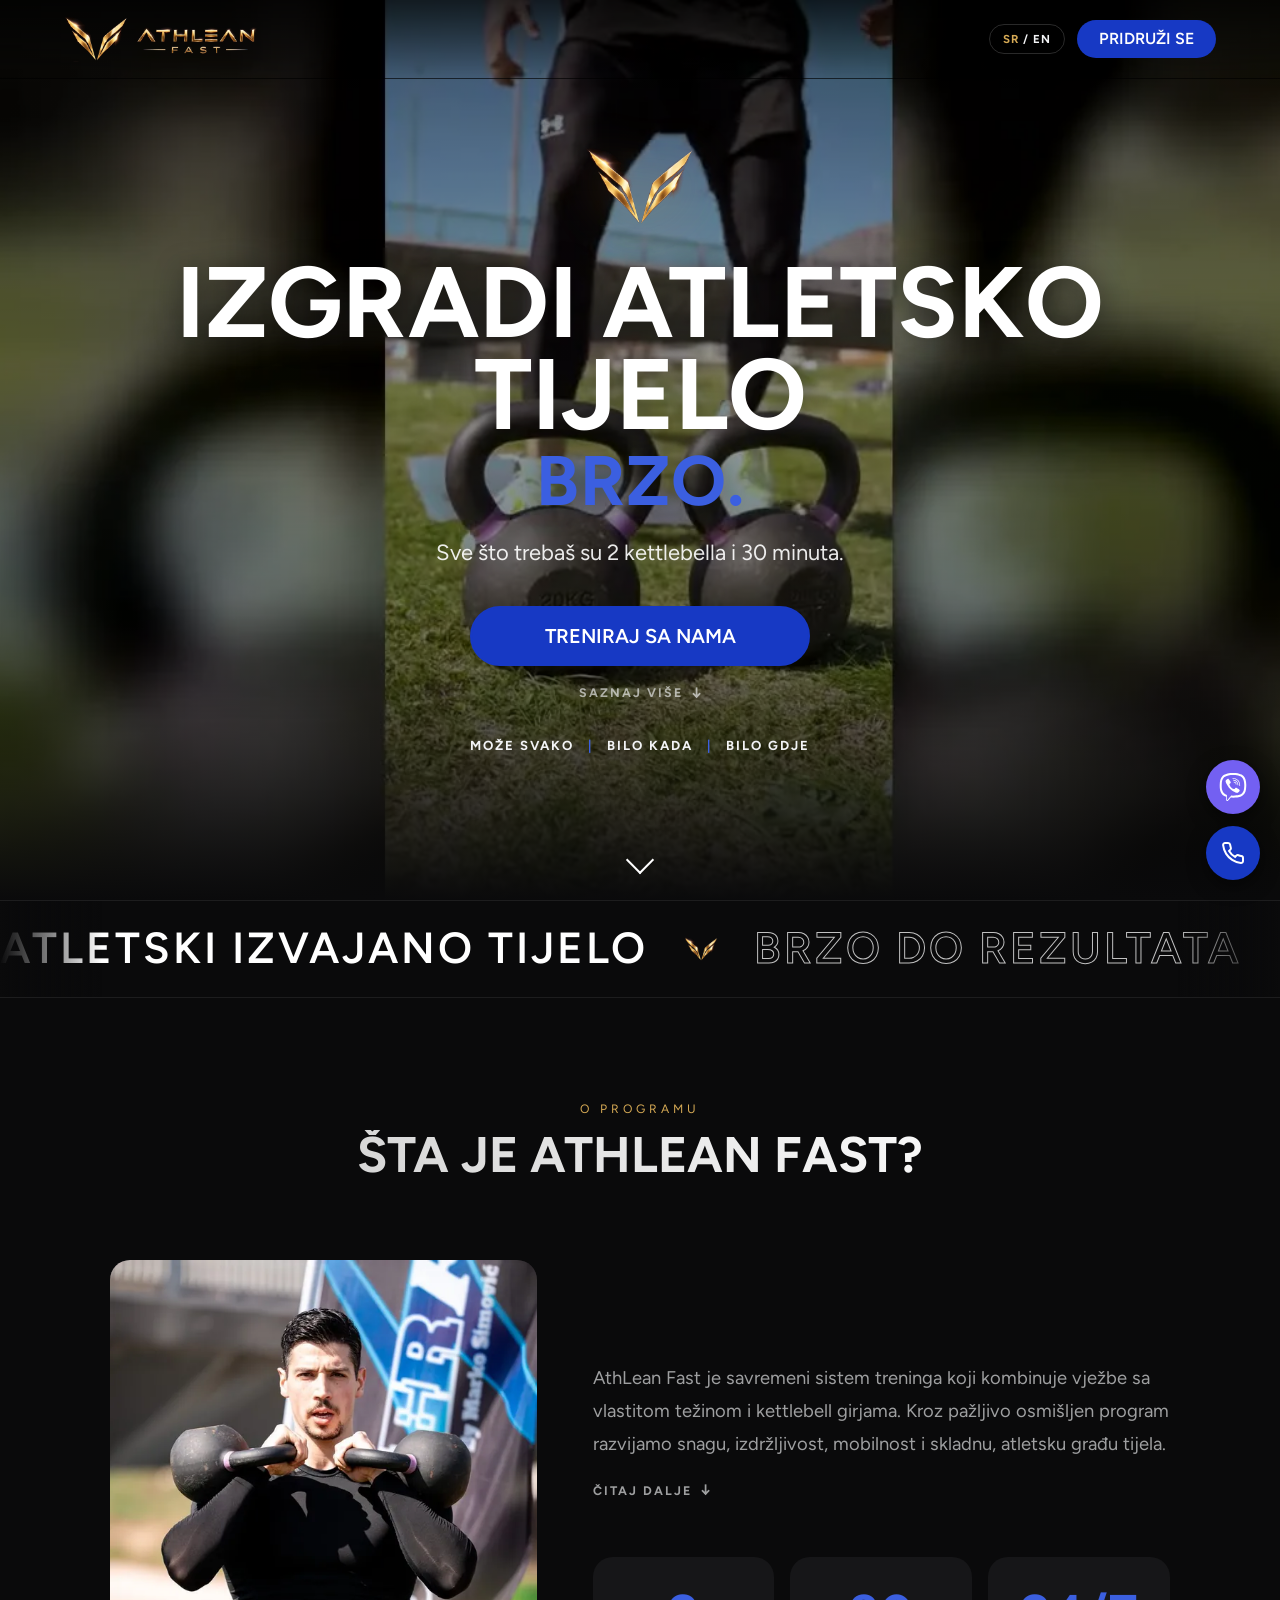
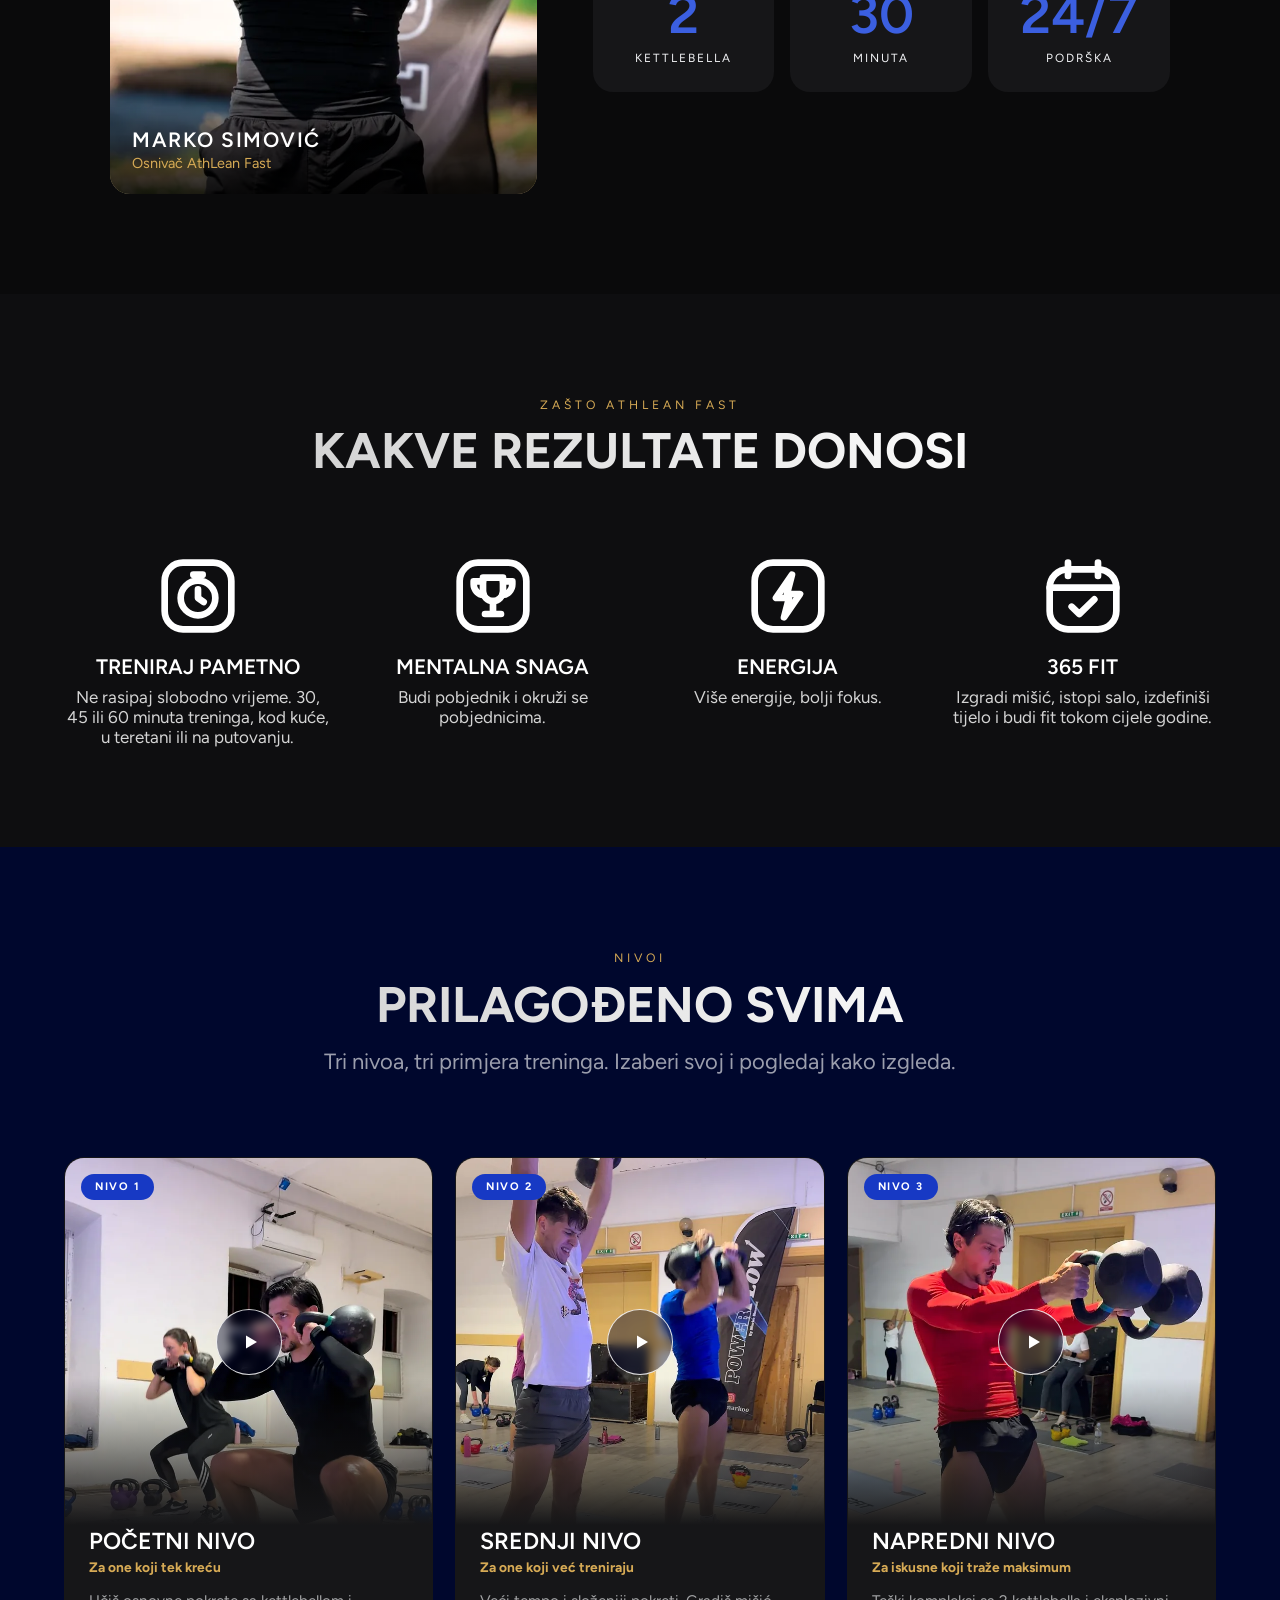
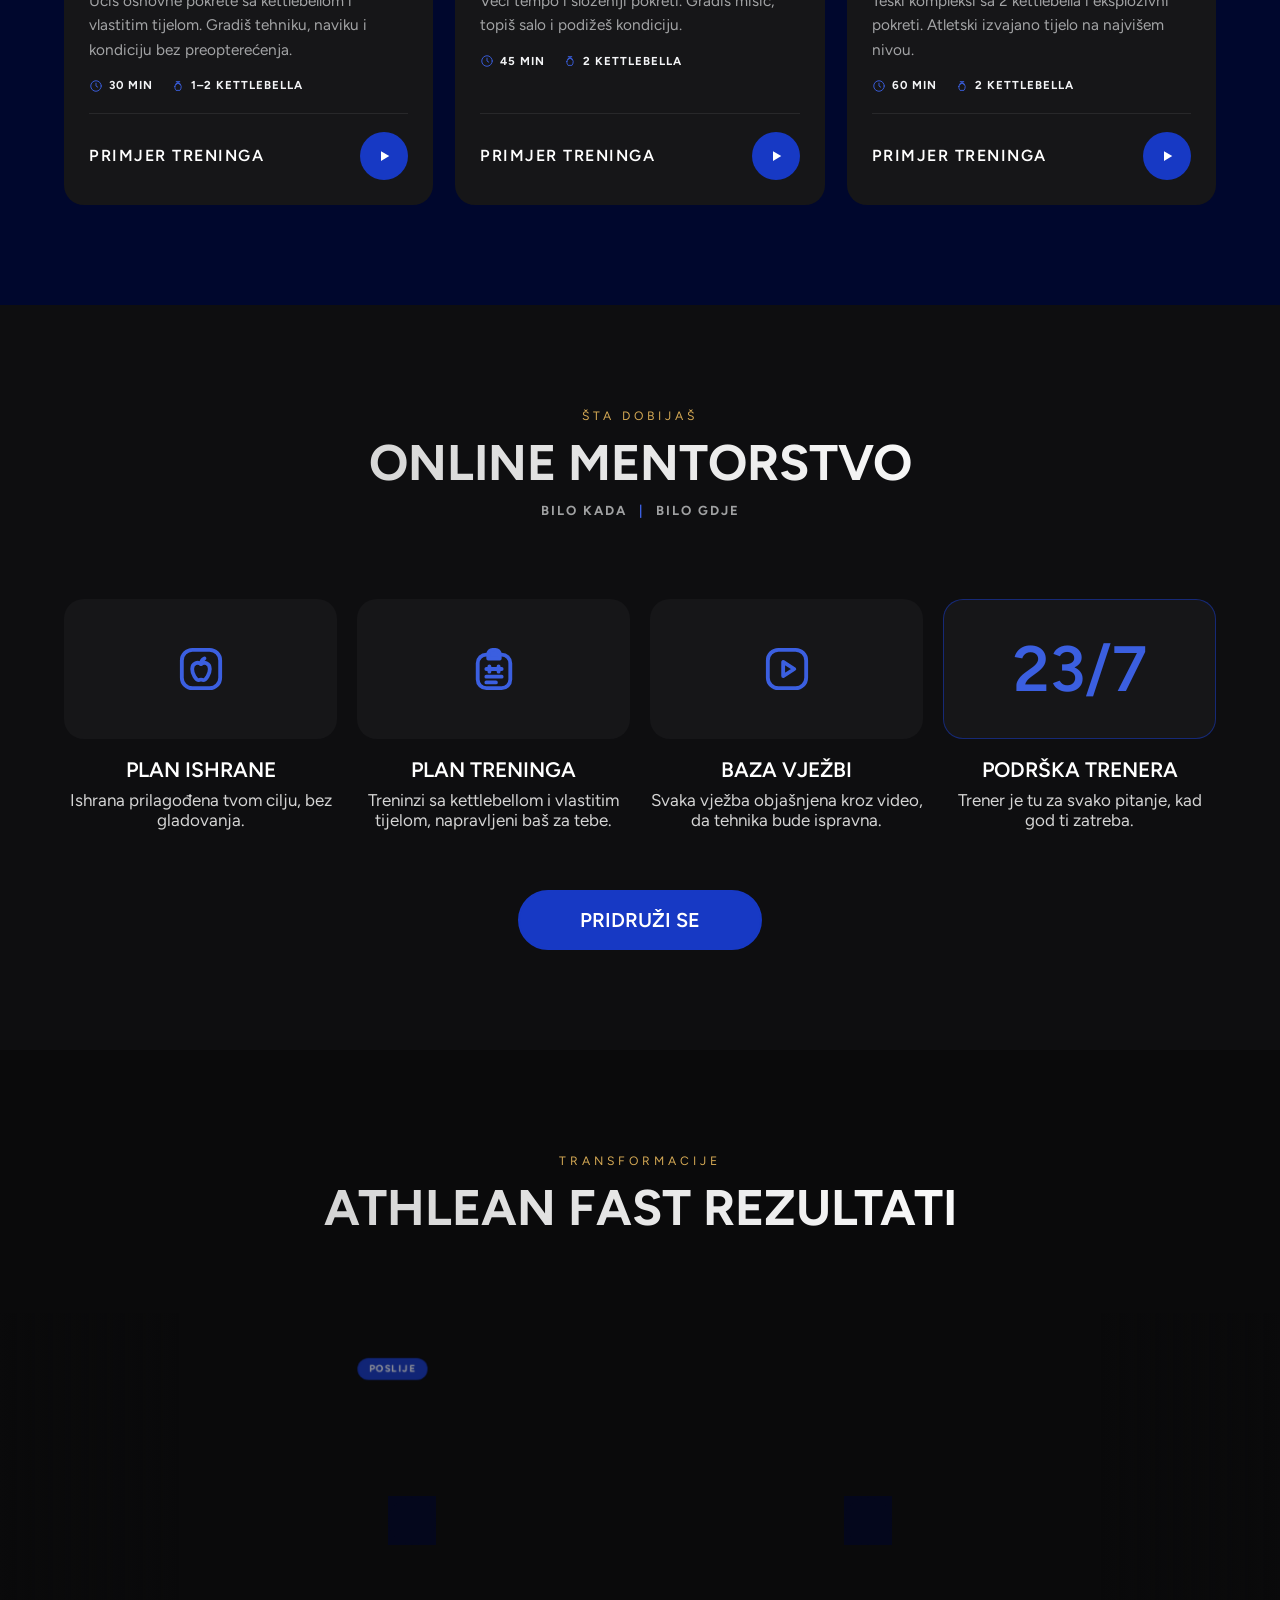
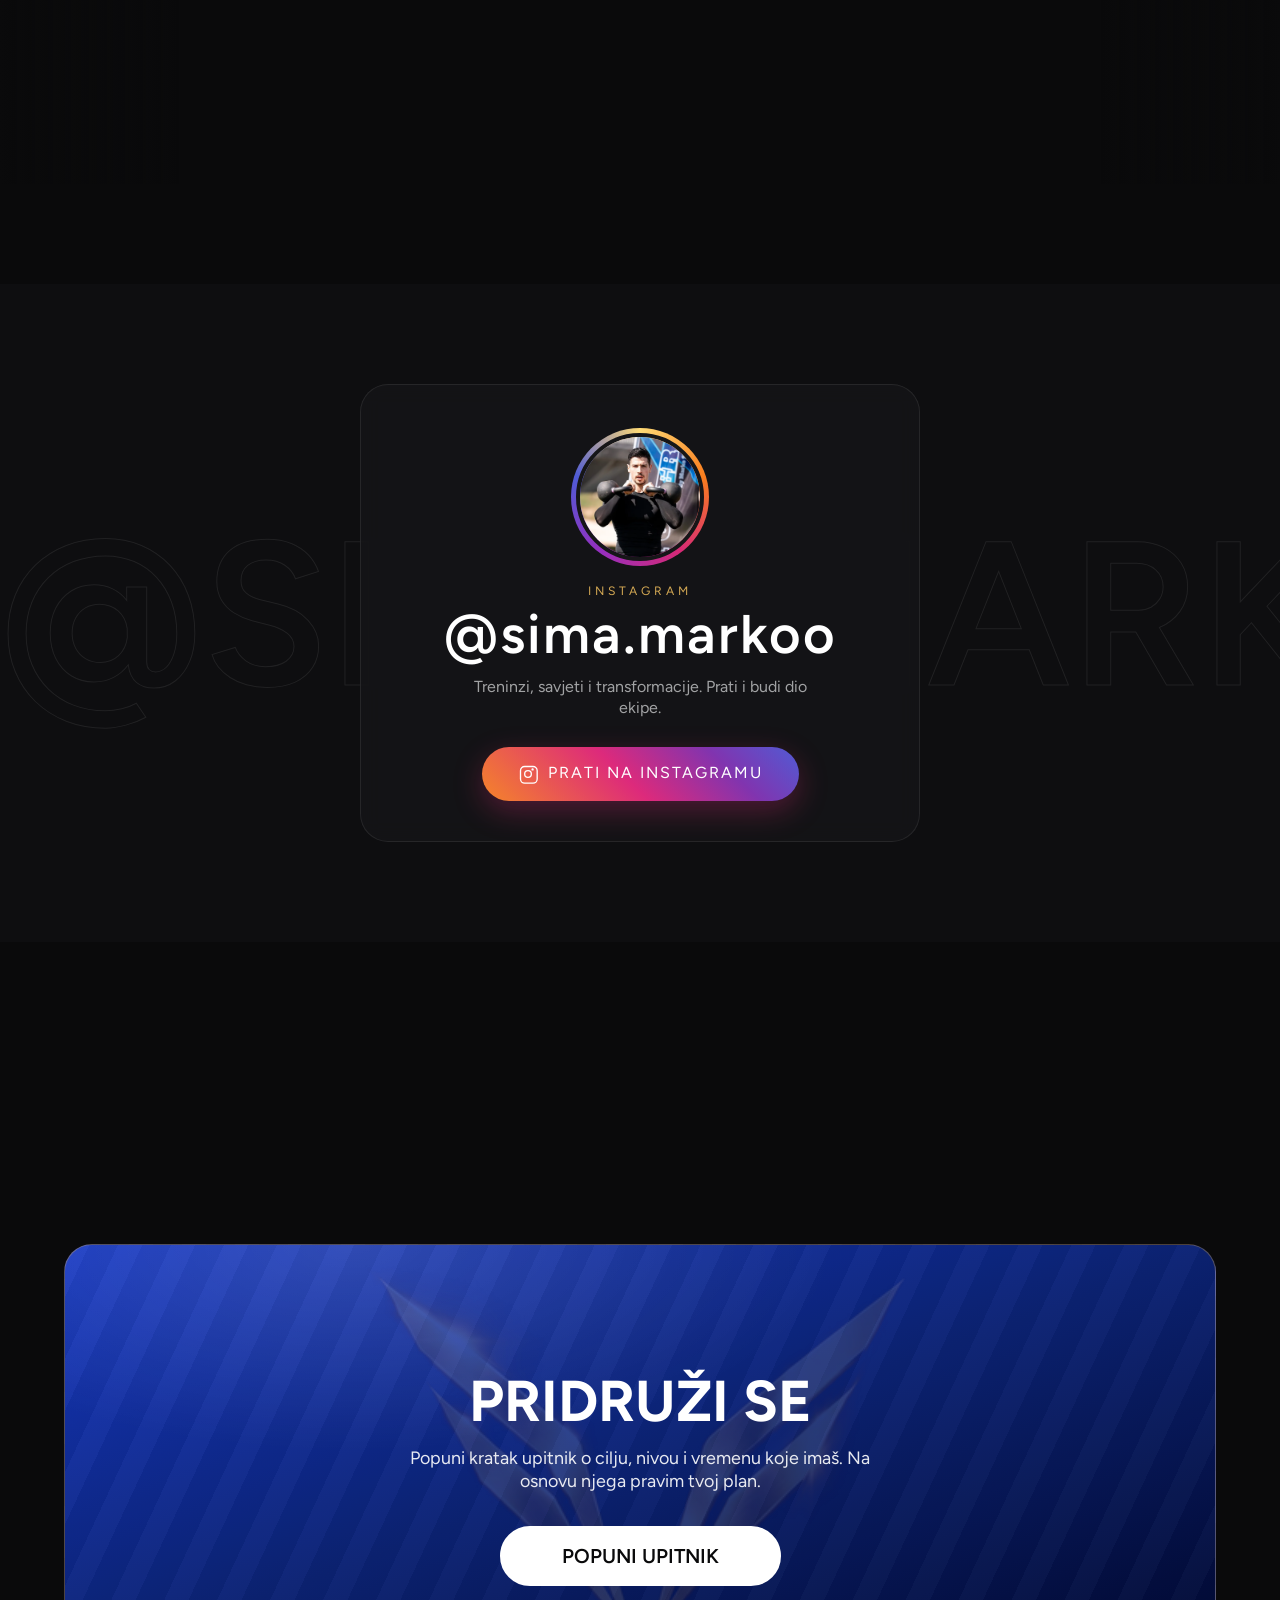
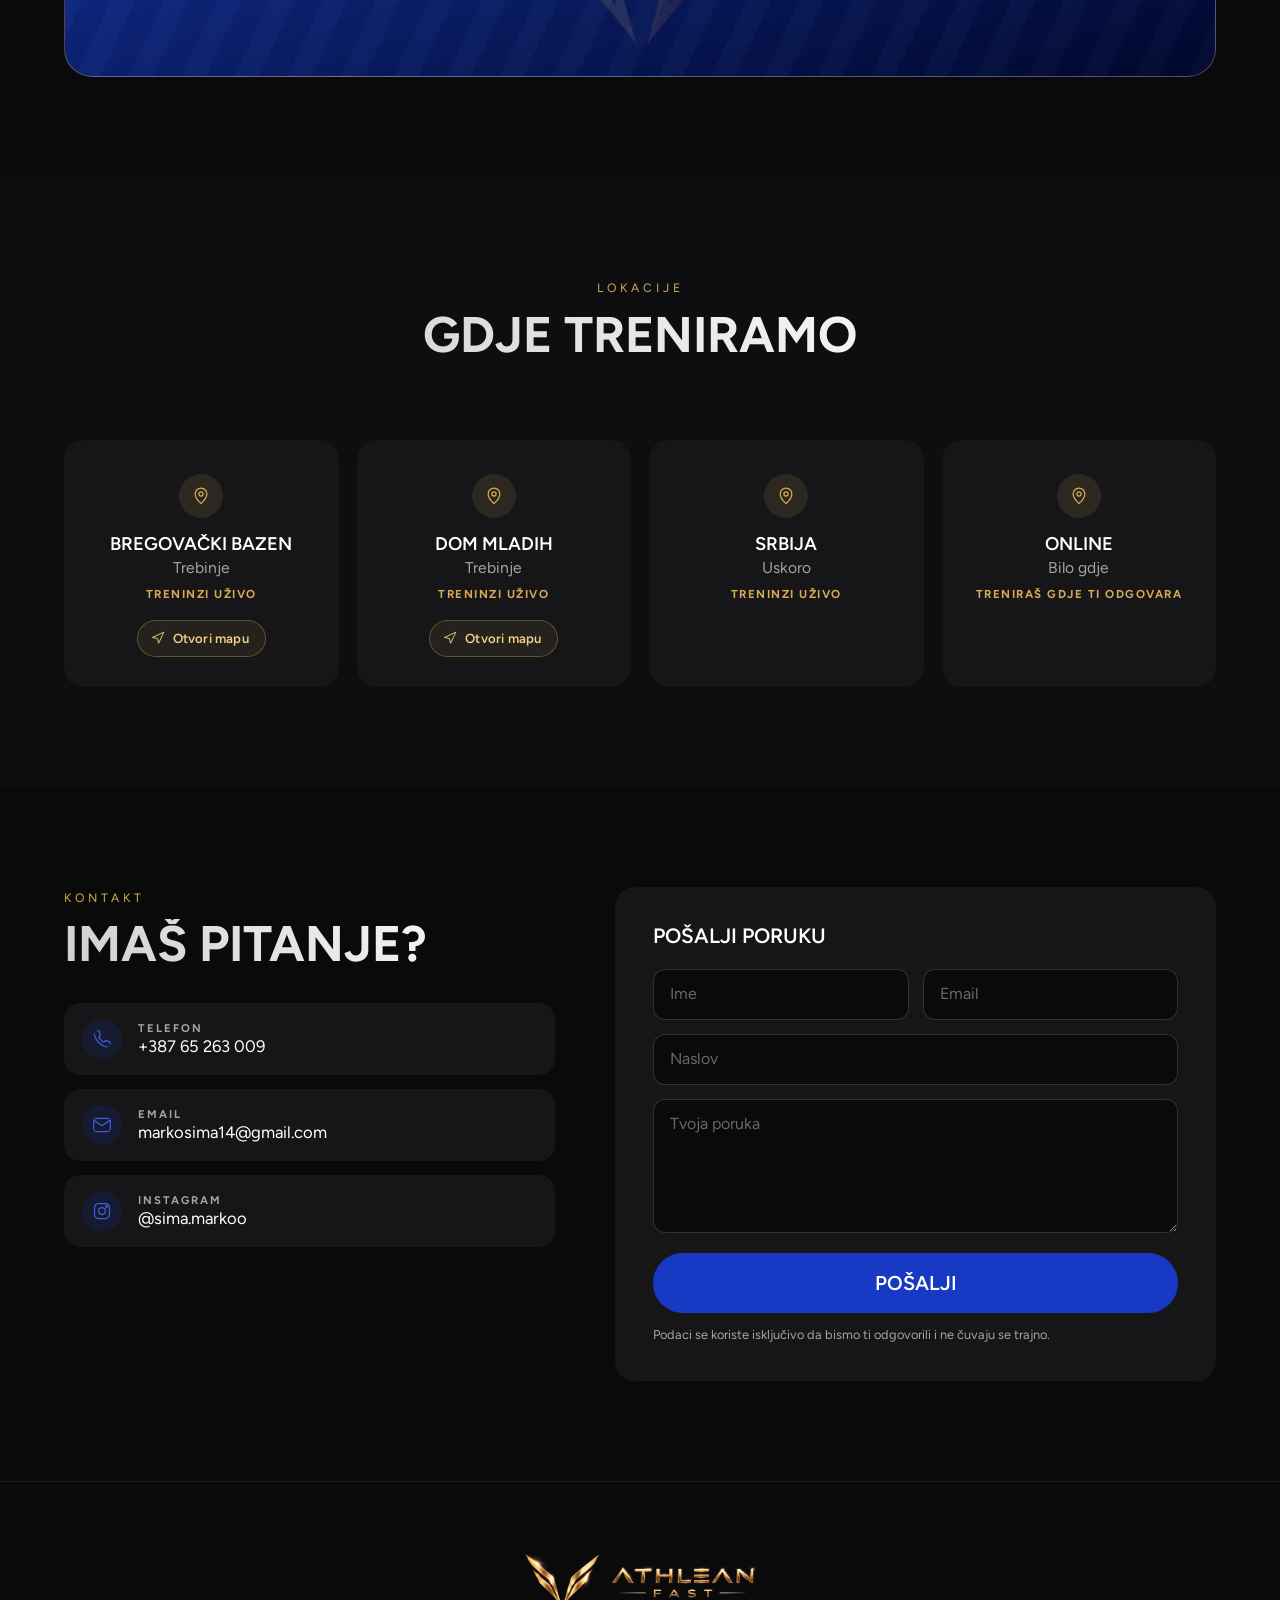
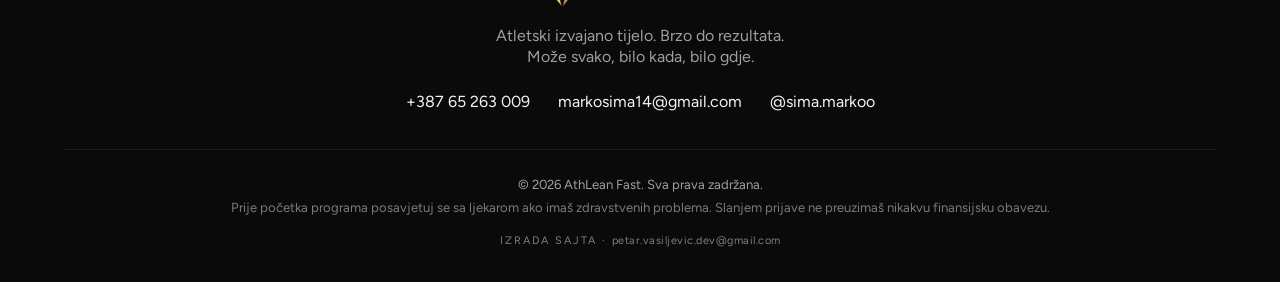
<file: index.html>
<!DOCTYPE html>
<html lang="sr">
<head>
  <meta charset="UTF-8">
  <meta name="viewport" content="width=device-width, initial-scale=1.0">
  <title>AthLean Fast: atletski izvajano tijelo, brzo do rezultata</title>
  <meta name="description" content="AthLean Fast je sistem treninga sa vlastitim tijelom i kettlebellom. Sve što trebaš su 2 kettlebella i 30 minuta iskrenog rada. Online mentorstvo za sve nivoe.">
  <meta name="theme-color" content="#0a0a0b">

  <link rel="canonical" href="https://pecapecaa.github.io/Athlean-fast/">
  <link rel="icon" type="image/png" sizes="32x32" href="favicon-32.png">
  <link rel="icon" type="image/png" sizes="192x192" href="images/icon-192.png">
  <link rel="apple-touch-icon" href="favicon-180.png">

  <meta property="og:type" content="website">
  <meta property="og:site_name" content="AthLean Fast">
  <meta property="og:locale" content="sr_RS">
  <meta property="og:title" content="AthLean Fast | Izgradi atletsko tijelo. Brzo.">
  <meta property="og:description" content="2 kettlebella i 30 minuta. Online plan treninga i ishrane i trener uz tebe 24/7. Može svako, bilo kada, bilo gdje.">
  <meta property="og:url" content="https://pecapecaa.github.io/Athlean-fast/">
  <meta property="og:image" content="https://pecapecaa.github.io/Athlean-fast/images/og-share.jpg">
  <meta property="og:image:width" content="1200">
  <meta property="og:image:height" content="630">
  <meta property="og:image:alt" content="AthLean Fast">
  <meta name="twitter:card" content="summary_large_image">
  <meta name="twitter:title" content="AthLean Fast | Izgradi atletsko tijelo. Brzo.">
  <meta name="twitter:description" content="2 kettlebella i 30 minuta. Online plan treninga i ishrane i trener uz tebe 24/7. Može svako, bilo kada, bilo gdje.">
  <meta name="twitter:image" content="https://pecapecaa.github.io/Athlean-fast/images/og-share.jpg">

  <link rel="preconnect" href="https://fonts.googleapis.com">
  <link rel="preconnect" href="https://fonts.gstatic.com" crossorigin>
  <!-- Ne blokira prvi prikaz: ako Google Fonts kasni, stranica se crta
       rezervnim fontom. -->
  <link rel="stylesheet" media="print" onload="this.media='all';this.onload=null"
    href="https://fonts.googleapis.com/css2?family=Figtree:wght@400;600;700&display=swap">
  <noscript>
    <link rel="stylesheet"
      href="https://fonts.googleapis.com/css2?family=Figtree:wght@400;600;700&display=swap">
  </noscript>
  <link rel="stylesheet" href="styles.css?v=cf7aed05">

  <script>
    // Microsoft Clarity: kad se upiše ID projekta (clarity.microsoft.com), tag
    // se učitava i događaji ispod počinju da stižu. Prazno: ništa se ne šalje.
    var CLARITY_ID = '';
    if (CLARITY_ID) {
      (function (c, l, a, r, i, t, y) {
        c[a] = c[a] || function () { (c[a].q = c[a].q || []).push(arguments); };
        t = l.createElement(r); t.async = 1; t.src = 'https://www.clarity.ms/tag/' + i;
        y = l.getElementsByTagName(r)[0]; y.parentNode.insertBefore(t, y);
      })(window, document, 'clarity', 'script', CLARITY_ID);
    }
    // Sopstveni događaji i tagovi za analitiku (Microsoft Clarity). Sve kroz
    // try/catch: bez taga, ili kad ga blokira adblocker, sajt radi normalno.
    window.clEvent = function (name) {
      try { if (window.clarity) window.clarity('event', name); } catch (e) {}
    };
    window.clTag = function (key, value) {
      try { if (window.clarity) window.clarity('set', key, String(value).slice(0, 255)); } catch (e) {}
    };
    // Snimci se brišu kad dan pređe 100.000 sesija; sesija sa prijavom (ili
    // pokušajem prijave) vredi previše da bi se izgubila.
    window.clKeep = function (reason) {
      try { if (window.clarity) window.clarity('upgrade', reason); } catch (e) {}
    };
    // Prvi ulazak u sesiji počinje samo zlatnim logom na plavoj, pa prelazi
    // u početnu. Ne kad se dolazi pravo na deo stranice ili na prijavu, ni
    // kad posetilac traži manje pokreta. Ovde, pre crtanja, da se početna
    // ne bi pojavila pa nestala.
    (function () {
      try {
        if (location.hash || /[?&]prijava=/.test(location.search)) return;
        if (window.matchMedia && matchMedia('(prefers-reduced-motion: reduce)').matches) return;
        if (sessionStorage.getItem('afIntro')) return;
        sessionStorage.setItem('afIntro', '1');
        document.documentElement.classList.add('has-intro');
      } catch (e) {}
    })();
  </script>
</head>
<body>
  <div class="intro" id="intro" aria-hidden="true">
    <picture><source type="image/webp" srcset="images/logo-stacked-600.webp 600w, images/logo-stacked.webp 900w" sizes="(max-width: 387px) 240px, (max-width: 742px) 62vw, 460px"><img src="images/logo-stacked.png" alt="" width="900" height="682"></picture>
  </div>
  <a class="skip-link" href="#main" data-sr="Preskoči na sadržaj" data-en="Skip to content">Preskoči na sadržaj</a>

  <nav class="navbar" id="navbar" aria-label="Glavni meni" data-sr-label="Glavni meni" data-en-label="Main menu">
    <div class="container nav-container">
      <a href="#hero" class="logo">
        <picture><source type="image/webp" srcset="images/logo-600.webp 600w, images/logo.webp 1000w" sizes="200px"><img src="images/logo.png" alt="AthLean Fast" width="1000" height="239"></picture>
      </a>
      <div class="nav-actions">
        <button type="button" class="lang-toggle" id="langToggle" aria-label="SR / EN: jezik / language">
          <span class="lang-active">SR</span> / <span>EN</span>
        </button>
        <button type="button" class="nav-join" id="navJoin" data-join="meni" data-sr="Pridruži se" data-en="Join">Pridruži se</button>
      </div>
    </div>
  </nav>

  <!-- Jedna stranica koja se samo skroluje: nema menija ni posebnih stranica
       za "O nama" i kontakt, sve je redom ispod. -->
  <main id="main" tabindex="-1">
    <section class="hero" id="hero">
      <!-- Pozadinski snimak: uspravan za telefon (videos/hero.mp4), a za šire
           ekrane isti snimak u sredini sa zamućenim stranama
           (videos/hero-wide.mp4). Dok se učitava, ili kad ne može da se
           pusti, stoji prvi kadar (images/hero-poster.webp, hero-wide-poster.webp). -->
      <video id="heroVideo" class="hero-video"
        data-src="videos/hero.mp4" data-src-wide="videos/hero-wide.mp4"
        data-poster="images/hero-poster.webp" data-poster-wide="images/hero-wide-poster.webp"
        muted loop playsinline preload="none" aria-hidden="true"></video>
      <div class="hero-bg" id="heroBg"></div>
      <div class="hero-overlay"></div>
      <div class="container hero-content">
        <span class="hero-emblem"><img src="images/logo-mark.webp" alt="" width="360" height="258"></span>
        <h1 class="hero-title">
          <span data-sr="Izgradi atletsko tijelo" data-en="Build an athletic body">Izgradi atletsko tijelo</span>
          <span class="hero-title-accent" data-sr="Brzo." data-en="Fast.">Brzo.</span>
        </h1>
        <p class="hero-subtitle" data-sr="Sve što trebaš su 2 kettlebella i 30 minuta." data-en="All you need is 2 kettlebells and 30 minutes.">Sve što trebaš su 2 kettlebella i 30 minuta.</p>
        <div class="hero-buttons">
          <button type="button" class="btn btn-primary btn-lg" data-join="hero" data-sr="Treniraj sa nama" data-en="Train with us">Treniraj sa nama</button>
          <a href="#about" class="btn-link" data-sr="Saznaj više" data-en="Learn more">Saznaj više</a>
        </div>
        <ul class="hero-points">
          <li data-sr="Može svako" data-en="Anyone can">Može svako</li>
          <li data-sr="Bilo kada" data-en="Any time">Bilo kada</li>
          <li data-sr="Bilo gdje" data-en="Anywhere">Bilo gdje</li>
        </ul>
      </div>
      <a href="#about" class="scroll-indicator" aria-label="Nastavi niže" data-sr-label="Nastavi niže" data-en-label="Scroll down"><span class="scroll-arrow"></span></a>
    </section>

    <!-- Pokretna traka: ukras, isti tekst je i drugde na stranici. -->
    <div class="marquee" aria-hidden="true">
      <div class="marquee-track">
        <div class="marquee-group">
          <span data-sr="Atletski izvajano tijelo" data-en="Athletic, sculpted body">Atletski izvajano tijelo</span>
          <img src="images/logo-mark.webp" alt="" width="360" height="258">
          <span class="marquee-outline" data-sr="Brzo do rezultata" data-en="Results, fast">Brzo do rezultata</span>
          <img src="images/logo-mark.webp" alt="" width="360" height="258">
          <span data-sr="Može svako" data-en="Anyone can">Može svako</span>
          <img src="images/logo-mark.webp" alt="" width="360" height="258">
          <span class="marquee-outline" data-sr="Bilo kada" data-en="Any time">Bilo kada</span>
          <img src="images/logo-mark.webp" alt="" width="360" height="258">
          <span data-sr="Bilo gdje" data-en="Anywhere">Bilo gdje</span>
          <img src="images/logo-mark.webp" alt="" width="360" height="258">
          <span class="marquee-outline" data-sr="30 minuta" data-en="30 minutes">30 minuta</span>
          <img src="images/logo-mark.webp" alt="" width="360" height="258">
        </div>
      </div>
    </div>

    <!-- 1. Šta je AthLean Fast -->
    <section class="section" id="about">
      <div class="container">
        <div class="section-header">
          <div class="section-kicker" data-sr="O programu" data-en="About">O programu</div>
          <h2 class="section-title" data-sr="Šta je AthLean Fast?" data-en="What is AthLean Fast?">Šta je AthLean Fast?</h2>
        </div>
        <div class="about">
          <figure class="about-media">
            <picture>
              <source type="image/webp" srcset="images/trener-600.webp 600w, images/trener.webp 900w" sizes="(max-width: 860px) min(calc(100vw - 40px), 560px), 450px">
              <img src="images/trener.jpg" srcset="images/trener-600.jpg 600w, images/trener.jpg 900w" sizes="(max-width: 860px) min(calc(100vw - 40px), 560px), 450px" alt="Marko Simović, osnivač AthLean Fast, sa dva kettlebella" data-sr-alt="Marko Simović, osnivač AthLean Fast, sa dva kettlebella" data-en-alt="Marko Simović, founder of AthLean Fast, with two kettlebells" width="900" height="1125" loading="lazy" decoding="async">
            </picture>
            <figcaption>
              <strong>Marko Simović</strong>
              <span data-sr="Osnivač AthLean Fast" data-en="Founder of AthLean Fast">Osnivač AthLean Fast</span>
            </figcaption>
          </figure>
          <div class="about-text">
            <p data-sr="AthLean Fast je savremeni sistem treninga koji kombinuje vježbe sa vlastitom težinom i kettlebell girjama. Kroz pažljivo osmišljen program razvijamo snagu, izdržljivost, mobilnost i skladnu, atletsku građu tijela." data-en="AthLean Fast is a modern training system that combines bodyweight exercises with kettlebells. Through a carefully designed programme we build strength, endurance, mobility and a balanced, athletic physique.">AthLean Fast je savremeni sistem treninga koji kombinuje vježbe sa vlastitom težinom i kettlebell girjama. Kroz pažljivo osmišljen program razvijamo snagu, izdržljivost, mobilnost i skladnu, atletsku građu tijela.</p>
            <!-- Ostatak teksta se otvara na „Čitaj dalje", da prvi pogled ostane kratak. -->
            <div class="about-more" id="aboutMore" hidden>
              <p data-sr="Program je namijenjen svima koji žele da izgledaju dobro, da se osjećaju bolje, unaprijede svoje zdravlje i postignu vidljive rezultate, bez potrebe da sate provode u teretani." data-en="It is for everyone who wants to look good, feel better, improve their health and see visible results without spending hours in the gym.">Program je namijenjen svima koji žele da izgledaju dobro, da se osjećaju bolje, unaprijede svoje zdravlje i postignu vidljive rezultate, bez potrebe da sate provode u teretani.</p>
              <p data-sr="Posebno je prilagođen ljudima sa dinamičnim i užurbanim rasporedom, koji cijene svoje vrijeme i ne žele da prave kompromise kada su u pitanju zdravlje, kondicija i izgled." data-en="It is made especially for people with busy, fast-moving schedules who value their time and will not compromise on their health, fitness and looks.">Posebno je prilagođen ljudima sa dinamičnim i užurbanim rasporedom, koji cijene svoje vrijeme i ne žele da prave kompromise kada su u pitanju zdravlje, kondicija i izgled.</p>
            </div>
            <button type="button" class="btn-link read-more" id="aboutToggle" aria-expanded="false" aria-controls="aboutMore" data-sr="Čitaj dalje" data-en="Read more">Čitaj dalje</button>
            <div class="about-stats">
              <div class="about-stat">
                <div class="stat-num">2</div>
                <div class="stat-lbl" data-sr="Kettlebella" data-en="Kettlebells">Kettlebella</div>
              </div>
              <div class="about-stat">
                <div class="stat-num">30</div>
                <div class="stat-lbl" data-sr="Minuta" data-en="Minutes">Minuta</div>
              </div>
              <div class="about-stat">
                <div class="stat-num">24/7</div>
                <div class="stat-lbl" data-sr="Podrška" data-en="Support">Podrška</div>
              </div>
            </div>
          </div>
        </div>
      </div>
    </section>

    <!-- 2. Kakve rezultate donosi -->
    <section class="section section--alt" id="results">
      <div class="container">
        <div class="section-header">
          <div class="section-kicker" data-sr="Zašto AthLean Fast" data-en="Why AthLean Fast">Zašto AthLean Fast</div>
          <h2 class="section-title" data-sr="Kakve rezultate donosi" data-en="What it delivers">Kakve rezultate donosi</h2>
        </div>
        <div class="feature-grid" id="resultsGrid"></div>
      </div>
    </section>

    <!-- 3. Prilagođeno svima -->
    <section class="section section--velvet" id="levels">
      <div class="container">
        <div class="section-header">
          <div class="section-kicker" data-sr="Nivoi" data-en="Levels">Nivoi</div>
          <h2 class="section-title" data-sr="Prilagođeno svima" data-en="Built for everyone">Prilagođeno svima</h2>
          <p class="section-lead" data-sr="Tri nivoa, tri primjera treninga. Izaberi svoj i pogledaj kako izgleda." data-en="Three levels, three sample workouts. Pick yours and see what it looks like.">Tri nivoa, tri primjera treninga. Izaberi svoj i pogledaj kako izgleda.</p>
        </div>
        <div class="cards-grid" id="levelsGrid"></div>
      </div>
    </section>

    <!-- 4. Online mentorstvo -->
    <section class="section section--alt" id="mentorship">
      <div class="container">
        <div class="section-header">
          <div class="section-kicker" data-sr="Šta dobijaš" data-en="What you get">Šta dobijaš</div>
          <h2 class="section-title" data-sr="Online mentorstvo" data-en="Online coaching">Online mentorstvo</h2>
          <p class="section-points"><span data-sr="Bilo kada" data-en="Any time">Bilo kada</span><span data-sr="Bilo gdje" data-en="Anywhere">Bilo gdje</span></p>
        </div>
        <div class="feature-grid feature-grid--cards" id="mentorshipGrid"></div>
        <div class="section-cta">
          <button type="button" class="btn btn-primary btn-lg" data-join="mentorstvo" data-sr="Pridruži se" data-en="Join now">Pridruži se</button>
        </div>
      </div>
    </section>

    <!-- Transformacije -->
    <section class="section" id="transformations">
      <div class="container">
        <div class="section-header">
          <div class="section-kicker" data-sr="Transformacije" data-en="Transformations">Transformacije</div>
          <h2 class="section-title" data-sr="AthLean Fast rezultati" data-en="AthLean Fast results">AthLean Fast rezultati</h2>
        </div>
        <div id="transformationsReel"></div>
      </div>
    </section>

    <!-- Instagram: veliko, odmah prepoznatljivo, jedan dodir do profila. -->
    <section class="section section--alt ig" id="instagram">
      <div class="ig-backdrop" aria-hidden="true">
        <div class="ig-backdrop-track">
          <span data-contact="instagram-handle">@sima.markoo</span>
          <span data-contact="instagram-handle">@sima.markoo</span>
          <span data-contact="instagram-handle">@sima.markoo</span>
          <span data-contact="instagram-handle">@sima.markoo</span>
        </div>
      </div>
      <div class="container">
        <a class="ig-card" href="#" data-contact="instagram-link" target="_blank" rel="noopener">
          <!-- Same choice of file as the photo in "Šta je AthLean Fast", so the
               avatar comes from the cache instead of waiting on the network. -->
          <span class="ig-avatar"><img src="images/trener-600.webp" srcset="images/trener-600.webp 600w, images/trener.webp 900w" sizes="(max-width: 860px) min(calc(100vw - 40px), 560px), 450px" alt="" width="900" height="1125" loading="lazy" decoding="async"></span>
          <span class="ig-kicker">Instagram</span>
          <span class="ig-handle" data-contact="instagram-handle">@sima.markoo</span>
          <span class="ig-line" data-sr="Treninzi, savjeti i transformacije. Prati i budi dio ekipe." data-en="Workouts, tips and transformations. Follow and join the crew.">Treninzi, savjeti i transformacije. Prati i budi dio ekipe.</span>
          <span class="ig-btn"><svg width="20" height="20" viewBox="0 0 24 24" fill="none" stroke="currentColor" stroke-width="1.6" stroke-linecap="round" stroke-linejoin="round" aria-hidden="true"><rect x="3" y="3" width="20" height="20" rx="5"/><circle cx="12" cy="12" r="4"/><circle cx="17.5" cy="6.5" r="0.6" fill="currentColor"/></svg><span data-sr="Prati na Instagramu" data-en="Follow on Instagram">Prati na Instagramu</span></span>
        </a>
      </div>
    </section>

    <!-- 5. Pridruži se -->
    <!-- Dva kettlebella padnu i lupe o gornju ivicu kartice, a natpis na
         kartici tresne za njima. -->
    <section class="section kb-drop" id="join">
      <div class="container">
        <div class="kb-stage">
          <div class="kb-unit">
            <picture>
              <source srcset="images/kettlebell-1.webp" type="image/webp">
              <img class="kb-solid" src="images/kettlebell-1.png" alt="" width="600" height="867">
            </picture>
            <span class="kb-dust"></span>
          </div>
          <div class="kb-unit kb-unit--2">
            <picture>
              <source srcset="images/kettlebell-2.webp" type="image/webp">
              <img class="kb-solid" src="images/kettlebell-2.png" alt="" width="600" height="867">
            </picture>
            <span class="kb-dust"></span>
          </div>
        </div>
        <div class="join-band">
          <p class="join-kicker slam" style="--delay: 0.6s" data-sr="2 kettlebella · 30 minuta · iskren rad" data-en="2 kettlebells · 30 minutes · honest work">2 kettlebella · 30 minuta · iskren rad</p>
          <h2 data-sr="Pridruži se" data-en="Join us">Pridruži se</h2>
          <p data-sr="Popuni kratak upitnik o cilju, nivou i vremenu koje imaš. Na osnovu njega pravim tvoj plan." data-en="Fill in a short questionnaire about your goal, your level and the time you have. I'll build your plan from it.">Popuni kratak upitnik o cilju, nivou i vremenu koje imaš. Na osnovu njega pravim tvoj plan.</p>
          <button type="button" class="btn btn-primary btn-lg" data-join="poziv" data-sr="Popuni upitnik" data-en="Fill in the questionnaire">Popuni upitnik</button>
        </div>
      </div>
    </section>

    <!-- Lokacije -->
    <section class="section section--alt" id="locations">
      <div class="container">
        <div class="section-header">
          <div class="section-kicker" data-sr="Lokacije" data-en="Locations">Lokacije</div>
          <h2 class="section-title" data-sr="Gdje treniramo" data-en="Where we train">Gdje treniramo</h2>
        </div>
        <div class="locations" id="locationsGrid"></div>
      </div>
    </section>

    <!-- Kontakt -->
    <section class="section" id="contact">
      <div class="container contact-grid">
        <div class="contact-info">
          <div class="section-header">
            <div class="section-kicker" data-sr="Kontakt" data-en="Contact">Kontakt</div>
            <h2 class="section-title" data-sr="Imaš pitanje?" data-en="Got a question?">Imaš pitanje?</h2>
          </div>
          <div class="contact-item">
            <svg width="24" height="24" viewBox="0 0 24 24" fill="none" stroke="currentColor" stroke-width="2" stroke-linecap="round" stroke-linejoin="round" aria-hidden="true"><path d="M22 16.92v3a2 2 0 01-2.18 2 19.79 19.79 0 01-8.63-3.07 19.5 19.5 0 01-6-6 19.79 19.79 0 01-3.07-8.67A2 2 0 014.11 2h3a2 2 0 012 1.72c.13.96.36 1.9.7 2.81a2 2 0 01-.45 2.11L8.09 9.91a16 16 0 006 6l1.27-1.27a2 2 0 012.11-.45c.91.34 1.85.57 2.81.7A2 2 0 0122 16.92z"/></svg>
            <div>
              <strong data-sr="Telefon" data-en="Phone">Telefon</strong>
              <a href="#" data-contact="phone"></a>
            </div>
          </div>
          <div class="contact-item">
            <svg width="24" height="24" viewBox="0 0 24 24" fill="none" stroke="currentColor" stroke-width="2" stroke-linecap="round" stroke-linejoin="round" aria-hidden="true"><path d="M4 4h16a2 2 0 012 2v12a2 2 0 01-2 2H4a2 2 0 01-2-2V6a2 2 0 012-2z"/><path d="M22 6l-10 7L2 6"/></svg>
            <div>
              <strong>Email</strong>
              <a href="#" data-contact="email"></a>
            </div>
          </div>
          <div class="contact-item">
            <svg width="24" height="24" viewBox="0 0 24 24" fill="none" stroke="currentColor" stroke-width="2" stroke-linecap="round" stroke-linejoin="round" aria-hidden="true"><rect x="3" y="3" width="18" height="18" rx="5"/><circle cx="12" cy="12" r="4"/><circle cx="17.5" cy="6.5" r="1" fill="currentColor"/></svg>
            <div>
              <strong>Instagram</strong>
              <a href="#" data-contact="instagram" target="_blank" rel="noopener"></a>
            </div>
          </div>
        </div>
        <form class="contact-form" id="contactForm" novalidate>
          <!-- Zamka za botove: čovek ovo polje ne vidi, pa ga popuni samo program,
               a FormSubmit takvu prijavu ne prosleđuje. -->
          <input type="text" name="_honey" class="hp-field" tabindex="-1" autocomplete="off" aria-hidden="true">
          <h3 data-sr="Pošalji poruku" data-en="Send a message">Pošalji poruku</h3>
          <div class="form-row">
            <input type="text" id="cName" autocomplete="name" data-clarity-mask="true" placeholder="Ime" data-sr-ph="Ime" data-en-ph="Name" aria-label="Ime" data-sr-label="Ime" data-en-label="Name" required>
            <input type="email" id="cEmail" autocomplete="email" data-clarity-mask="true" placeholder="Email" aria-label="Email" required>
          </div>
          <input type="text" id="cSubject" data-clarity-mask="true" placeholder="Naslov" data-sr-ph="Naslov" data-en-ph="Subject" aria-label="Naslov" data-sr-label="Naslov" data-en-label="Subject">
          <textarea id="cMessage" data-clarity-mask="true" rows="5" placeholder="Tvoja poruka" data-sr-ph="Tvoja poruka" data-en-ph="Your message" aria-label="Poruka" data-sr-label="Poruka" data-en-label="Message" required></textarea>
          <button type="submit" class="btn btn-primary btn-full" data-sr="Pošalji" data-en="Send">Pošalji</button>
          <p class="form-privacy-note" data-sr="Podaci se koriste isključivo da bismo ti odgovorili i ne čuvaju se trajno." data-en="Your details are used only to reply to you and are not stored permanently.">Podaci se koriste isključivo da bismo ti odgovorili i ne čuvaju se trajno.</p>
        </form>
      </div>
    </section>
  </main>

  <footer class="footer" id="footer">
    <div class="container">
      <a href="#hero" class="logo">
        <picture><source type="image/webp" srcset="images/logo-600.webp 600w, images/logo.webp 1000w" sizes="240px"><img src="images/logo.png" alt="AthLean Fast" width="1000" height="239" loading="lazy"></picture>
      </a>
      <p class="footer-tagline"><span data-sr="Atletski izvajano tijelo. Brzo do rezultata." data-en="An athletic, sculpted body. Results, fast.">Atletski izvajano tijelo. Brzo do rezultata.</span><span data-sr="Može svako, bilo kada, bilo gdje." data-en="Anyone, any time, anywhere.">Može svako, bilo kada, bilo gdje.</span></p>
      <ul class="footer-contact">
        <li><a href="#" data-contact="phone"></a></li>
        <li><a href="#" data-contact="email"></a></li>
        <li><a href="#" data-contact="instagram" target="_blank" rel="noopener"></a></li>
      </ul>
      <div class="footer-bottom">
        <p>&copy; 2026 AthLean Fast. <span data-sr="Sva prava zadržana." data-en="All rights reserved.">Sva prava zadržana.</span></p>
        <p class="footer-note" data-sr="Prije početka programa posavjetuj se sa ljekarom ako imaš zdravstvenih problema. Slanjem prijave ne preuzimaš nikakvu finansijsku obavezu." data-en="If you have any health conditions, check with a doctor before starting the programme. Signing up does not commit you to any payment.">Prije početka programa posavjetuj se sa ljekarom ako imaš zdravstvenih problema. Slanjem prijave ne preuzimaš nikakvu finansijsku obavezu.</p>
        <p class="footer-credit"><span data-sr="Izrada sajta" data-en="Website by">Izrada sajta</span> · <a href="mailto:petar.vasiljevic.dev@gmail.com">petar.vasiljevic.dev@gmail.com</a></p>
      </div>
    </div>
  </footer>

  <div class="join-overlay" id="joinOverlay" role="dialog" aria-modal="true" aria-labelledby="joinTitle" inert>
    <div class="join-modal" id="joinModal">
      <button type="button" class="join-close" id="joinClose" aria-label="Zatvori" data-sr-label="Zatvori" data-en-label="Close">&times;</button>
      <div class="join-progress" id="joinProgress">
        <div class="jp-step jp-step--active" id="jpStep1">
          <span class="jp-num">1</span>
          <span class="jp-lbl" data-sr="O tebi" data-en="About you">O tebi</span>
        </div>
        <div class="jp-line" id="jpLine"></div>
        <div class="jp-step" id="jpStep2">
          <span class="jp-num">2</span>
          <span class="jp-lbl" data-sr="Upitnik" data-en="Questionnaire">Upitnik</span>
        </div>
      </div>
      <div id="joinFormWrap">
        <h2 class="join-title" id="joinTitle">Pridruži se</h2>
        <p class="join-desc" id="joinDesc"></p>
        <form id="joinForm" novalidate>
          <!-- Zamka za botove: čovek ovo polje ne vidi, pa ga popuni samo program,
               a FormSubmit takvu prijavu ne prosleđuje. -->
          <input type="text" name="_honey" class="hp-field" tabindex="-1" autocomplete="off" aria-hidden="true">
          <div id="joinStep1">
            <label class="field">
              <span data-sr="Ime i prezime" data-en="Full name">Ime i prezime</span>
              <input type="text" id="jName" autocomplete="name" data-clarity-mask="true">
            </label>
            <label class="field">
              <span>Email</span>
              <input type="email" id="jEmail" autocomplete="email" data-clarity-mask="true">
            </label>
            <div class="form-row">
              <label class="field">
                <span data-sr="Telefon" data-en="Phone">Telefon</span>
                <input type="tel" id="jPhone" autocomplete="tel" data-clarity-mask="true">
              </label>
              <label class="field">
                <span><span data-sr="Godine" data-en="Age">Godine</span> <span class="field-optional" data-sr="(nije obavezno)" data-en="(optional)">(nije obavezno)</span></span>
                <input type="number" id="jAge" min="14" max="99" inputmode="numeric">
              </label>
            </div>
            <div class="join-actions">
              <button type="button" class="btn btn-primary btn-full" id="joinNext" data-sr="Dalje →" data-en="Next →">Dalje →</button>
            </div>
          </div>
          <div id="joinStep2" hidden>
            <div id="joinQuestions"></div>
            <div class="join-actions">
              <button type="submit" class="btn btn-primary btn-full" id="joinSubmit" data-sr="Pošalji prijavu" data-en="Send sign-up">Pošalji prijavu</button>
              <button type="button" class="join-back" id="joinBack" data-sr="← Nazad" data-en="← Back">← Nazad</button>
            </div>
            <p class="form-privacy-note" data-sr="Podaci se koriste isključivo za pravljenje tvog plana i kontakt u vezi sa prijavom." data-en="Your details are used only to build your plan and to contact you about your sign-up.">Podaci se koriste isključivo za pravljenje tvog plana i kontakt u vezi sa prijavom.</p>
          </div>
        </form>
      </div>
      <div class="join-success" id="joinSuccess" hidden>
        <div class="success-icon">
          <svg width="64" height="64" viewBox="0 0 24 24" fill="none" stroke="currentColor" stroke-width="2" aria-hidden="true"><circle cx="12" cy="12" r="10"/><polyline points="8 12.5 11 15.5 16.5 9"/></svg>
        </div>
        <h2 data-sr="Prijava je poslata!" data-en="You're in!">Prijava je poslata!</h2>
        <p data-sr="Hvala ti! Pregledaću tvoj upitnik i javiti ti se sa sljedećim koracima." data-en="Thank you! I will go through your questionnaire and get back to you with the next steps.">Hvala ti! Pregledaću tvoj upitnik i javiti ti se sa sljedećim koracima.</p>
        <button type="button" class="btn btn-primary" id="joinDone" data-sr="Zatvori" data-en="Close">Zatvori</button>
      </div>
    </div>
  </div>

  <!-- Na telefonu: "Pridruži se" čeka na dnu ekrana čim se prođe vrh, a
       poruka i poziv prelaze u istu traku umesto da lebde preko teksta. -->
  <div class="mobile-join" id="mobileJoin" aria-hidden="true">
    <button type="button" class="btn btn-primary" data-join="traka" tabindex="-1" data-sr="Pridruži se" data-en="Join now">Pridruži se</button>
    <a href="#" data-contact="chat" class="mobile-join-icon mobile-join-chat" aria-label="Poruka" tabindex="-1"></a>
    <a href="#" data-contact="phone-link" class="mobile-join-icon mobile-join-phone" aria-label="Pozovi" data-sr-label="Pozovi" data-en-label="Call" tabindex="-1">
      <svg width="22" height="22" viewBox="0 0 24 24" fill="none" stroke="#fff" stroke-width="1.8" stroke-linecap="round" stroke-linejoin="round" aria-hidden="true"><path d="M22 16.92v3a2 2 0 01-2.18 2 19.79 19.79 0 01-8.63-3.07 19.5 19.5 0 01-6-6 19.79 19.79 0 01-3.07-8.67A2 2 0 014.11 2h3a2 2 0 012 1.72c.127.96.361 1.903.7 2.81a2 2 0 01-.45 2.11L8.09 9.91a16 16 0 006 6l1.27-1.27a2 2 0 012.11-.45c.907.339 1.85.573 2.81.7A2 2 0 0122 16.92z"/></svg>
    </a>
  </div>

  <div class="toast" id="toast" role="status" aria-live="polite"></div>

  <aside class="fab-buttons" aria-label="Brzi kontakt" data-sr-label="Brzi kontakt" data-en-label="Quick contact">
    <a href="#" data-contact="chat" class="fab-btn fab-chat" aria-label="Poruka"></a>
    <a href="#" data-contact="phone-link" class="fab-btn fab-phone" aria-label="Pozovi" data-sr-label="Pozovi" data-en-label="Call">
      <svg width="24" height="24" viewBox="0 0 24 24" fill="none" stroke="#fff" stroke-width="2" aria-hidden="true"><path d="M22 16.92v3a2 2 0 01-2.18 2 19.79 19.79 0 01-8.63-3.07 19.5 19.5 0 01-6-6 19.79 19.79 0 01-3.07-8.67A2 2 0 014.11 2h3a2 2 0 012 1.72c.127.96.361 1.903.7 2.81a2 2 0 01-.45 2.11L8.09 9.91a16 16 0 006 6l1.27-1.27a2 2 0 012.11-.45c.907.339 1.85.573 2.81.7A2 2 0 0122 16.92z"/></svg>
    </a>
  </aside>

  <script type="application/ld+json">
  {
    "@context": "https://schema.org",
    "@type": "Organization",
    "name": "AthLean Fast",
    "description": "Sistem treninga sa vlastitim tijelom i kettlebellom. Online mentorstvo: plan ishrane, plan treninga, baza vježbi i podrška trenera 24/7.",
    "url": "https://pecapecaa.github.io/Athlean-fast/",
    "logo": "https://pecapecaa.github.io/Athlean-fast/images/logo-stacked.png",
    "image": "https://pecapecaa.github.io/Athlean-fast/images/og-share.jpg"
  }
  </script>

  <script src="data.js?v=da61369e"></script>
  <script src="components.js?v=598fd016"></script>
  <script src="script.js?v=e054f749"></script>
</body>
</html>
</file>
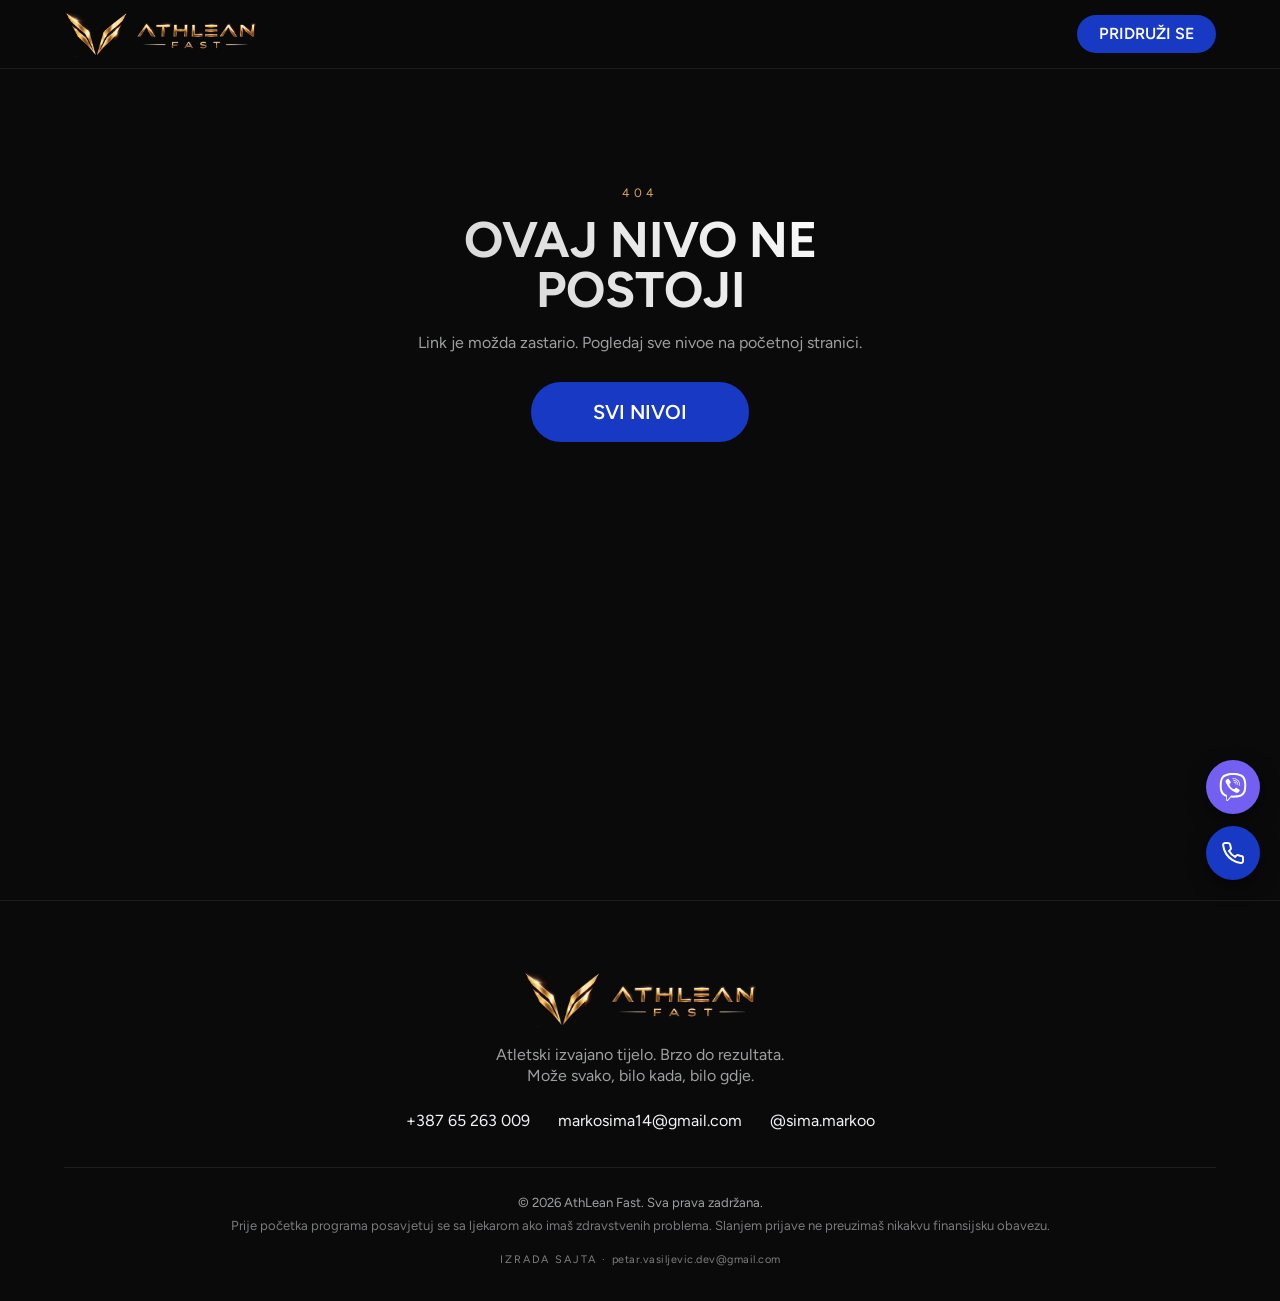
<file: nivo.html>
<!DOCTYPE html>
<html lang="sr">
<head>
  <meta charset="UTF-8">
  <meta name="viewport" content="width=device-width, initial-scale=1.0">
  <!-- Naslov, opis i OG tagove prepisuje nivo.js kad zna o kom nivou je reč.
       Ovo vidi skrejper bez JavaScript-a. -->
  <title>Nivo treninga | AthLean Fast</title>
  <meta name="description" content="Primjer treninga i opis nivoa utreniranosti u AthLean Fast programu.">
  <meta name="theme-color" content="#0a0a0b">

  <link rel="icon" type="image/png" sizes="32x32" href="favicon-32.png">
  <link rel="icon" type="image/png" sizes="192x192" href="images/icon-192.png">
  <link rel="apple-touch-icon" href="favicon-180.png">

  <meta property="og:type" content="website">
  <meta property="og:site_name" content="AthLean Fast">
  <meta property="og:locale" content="sr_RS">
  <meta property="og:title" content="Nivo treninga | AthLean Fast">
  <meta property="og:description" content="Primjer treninga i opis nivoa utreniranosti u AthLean Fast programu.">
  <meta property="og:image" content="https://pecapecaa.github.io/Athlean-fast/images/og-share.jpg">
  <meta name="twitter:card" content="summary_large_image">

  <link rel="preconnect" href="https://fonts.googleapis.com">
  <link rel="preconnect" href="https://fonts.gstatic.com" crossorigin>
  <link rel="stylesheet" media="print" onload="this.media='all';this.onload=null"
    href="https://fonts.googleapis.com/css2?family=Figtree:wght@400;600;700&display=swap">
  <noscript>
    <link rel="stylesheet"
      href="https://fonts.googleapis.com/css2?family=Figtree:wght@400;600;700&display=swap">
  </noscript>
  <link rel="stylesheet" href="styles.css?v=cf7aed05">
  <link rel="stylesheet" href="detail.css?v=82278369">

  <script>
    // Microsoft Clarity: kad se upiše ID projekta (clarity.microsoft.com), tag
    // se učitava i događaji ispod počinju da stižu. Prazno: ništa se ne šalje.
    var CLARITY_ID = '';
    if (CLARITY_ID) {
      (function (c, l, a, r, i, t, y) {
        c[a] = c[a] || function () { (c[a].q = c[a].q || []).push(arguments); };
        t = l.createElement(r); t.async = 1; t.src = 'https://www.clarity.ms/tag/' + i;
        y = l.getElementsByTagName(r)[0]; y.parentNode.insertBefore(t, y);
      })(window, document, 'clarity', 'script', CLARITY_ID);
    }
    window.clEvent = function (name) {
      try { if (window.clarity) window.clarity('event', name); } catch (e) {}
    };
    window.clTag = function (key, value) {
      try { if (window.clarity) window.clarity('set', key, String(value).slice(0, 255)); } catch (e) {}
    };
    window.clKeep = function (reason) {
      try { if (window.clarity) window.clarity('upgrade', reason); } catch (e) {}
    };
  </script>
</head>
<body class="page-detail page-level">
  <a class="skip-link" href="#main">Preskoči na sadržaj</a>

  <nav class="navbar navbar--solid" id="navbar" aria-label="Glavni meni">
    <div class="container nav-container">
      <a href="./" class="logo" aria-label="AthLean Fast, početna">
        <picture><source type="image/webp" srcset="images/logo-600.webp 600w, images/logo.webp 1000w" sizes="200px"><img src="images/logo.png" alt="AthLean Fast" width="1000" height="239"></picture>
      </a>
      <div class="nav-actions">
        <a class="nav-join" href="./?prijava=1" data-join-link="meni_nivo">Pridruži se</a>
      </div>
    </div>
  </nav>

  <div class="wp-progress" aria-hidden="true"><span id="wpProgressBar"></span></div>

  <nav class="wp-rail" id="wpRail" aria-label="Sekcije stranice">
    <a href="#vrh" data-rail="vrh"><i></i><em>Nivo</em></a>
    <a href="#trening" data-rail="trening"><i></i><em>Trening</em></a>
    <a href="#za-koga" data-rail="za-koga"><i></i><em>Za koga</em></a>
    <a href="#fokus" data-rail="fokus"><i></i><em>Fokus</em></a>
    <a href="#ostali" data-rail="ostali"><i></i><em>Ostali nivoi</em></a>
  </nav>

  <main id="main" tabindex="-1">
    <!-- Sve ispod piše nivo.js na osnovu ?n= u adresi. Pogrešan ili prazan
         nivo prikazuje blok "nije pronađen". -->
    <div id="levelNotFound" class="wp-404" hidden>
      <div class="container wp-404-inner">
        <div class="section-kicker">404</div>
        <h1 class="section-title">Ovaj nivo ne postoji</h1>
        <p>Link je možda zastario. Pogledaj sve nivoe na početnoj stranici.</p>
        <a href="./#levels" class="btn btn-primary">Svi nivoi</a>
      </div>
    </div>

    <article id="levelArticle" hidden>
      <section class="wp-hero" id="vrh">
        <div class="container">
          <a class="wp-back" href="./#levels">Svi nivoi</a>

          <!-- Prvo video, ispod sve ostalo: jedan stub na svakom ekranu. -->
          <div class="wp-hero-grid">
            <div class="wp-stage" id="wpStage"></div>

            <div class="wp-intro">
              <div class="wp-type-mark" id="wpStep"></div>
              <div class="wp-eyebrow">Primjer treninga</div>
              <h1 class="wp-title" id="wpName">Nivo treninga</h1>
              <p class="wp-subtitle" id="wpSubtitle"></p>
              <p class="wp-lead" id="wpLead"></p>
              <dl class="wp-facts" id="wpFacts"></dl>
              <div class="wp-buy">
                <a class="btn btn-primary" href="./?prijava=1" data-join-link="stranica_nivoa">Pridruži se</a>
                <a class="btn-link" href="#trening" data-scroll="trening">Pogledaj trening</a>
              </div>
              <ul class="wp-assurances">
                <li><svg width="17" height="17" viewBox="0 0 24 24" fill="none" stroke="currentColor" stroke-width="2" stroke-linecap="round" stroke-linejoin="round" aria-hidden="true"><circle cx="12" cy="12" r="9"/><path d="M12 7v5l3 2"/></svg><span>Bilo kada</span></li>
                <li><svg width="17" height="17" viewBox="0 0 24 24" fill="none" stroke="currentColor" stroke-width="2" stroke-linecap="round" stroke-linejoin="round" aria-hidden="true"><path d="M9 12l2 2 4-4"/><circle cx="12" cy="12" r="9"/></svg><span>Bilo gdje</span></li>
                <li><svg width="17" height="17" viewBox="0 0 24 24" fill="none" stroke="currentColor" stroke-width="2" stroke-linecap="round" stroke-linejoin="round" aria-hidden="true"><path d="M21 12a8 8 0 01-11.6 7.1L4 20l1-4.6A8 8 0 1121 12z"/></svg><span>Podrška trenera 24/7</span></li>
              </ul>
            </div>
          </div>
        </div>
      </section>

      <section class="section wp-section" id="trening">
        <div class="container">
          <div class="section-header">
            <div class="section-kicker">Korak po korak</div>
            <h2 class="section-title">Kako izgleda jedan trening</h2>
          </div>
          <ol class="wp-steps" id="wpWorkout"></ol>
          <p class="wp-note">Ovo je primjer jednog treninga. U mentorstvu dobijaš plan treninga i ishrane, bazu vježbi i podršku trenera 24/7.</p>
        </div>
      </section>

      <section class="section section--alt wp-section" id="za-koga">
        <div class="container">
          <div class="section-header">
            <div class="section-kicker">Za koga je</div>
            <h2 class="section-title">Ovo je tvoj nivo ako</h2>
          </div>
          <ul class="wp-checklist" id="wpForYou"></ul>
          <div class="wp-honest" id="wpNotForYou"></div>
        </div>
      </section>

      <section class="section wp-section" id="fokus">
        <div class="container">
          <div class="section-header">
            <div class="section-kicker">Fokus</div>
            <h2 class="section-title" id="wpFocusTitle">Nivo</h2>
          </div>
          <div class="wp-bars" id="wpFocus"></div>
        </div>
      </section>

      <section class="section section--alt wp-section wp-related" id="ostali">
        <div class="container">
          <div class="section-header">
            <div class="section-kicker">Uporedi</div>
            <h2 class="section-title">Ostali nivoi</h2>
          </div>
          <div class="cards-grid" id="wpRelated"></div>
          <div class="wp-related-more">
            <a href="./#mentorship" class="btn btn-outline">Pogledaj online mentorstvo</a>
          </div>
        </div>
      </section>
    </article>
  </main>

  <div class="wp-sticky" id="wpSticky" hidden>
    <div class="container wp-sticky-inner">
      <div class="wp-sticky-info">
        <span class="wp-sticky-name" id="wpStickyName"></span>
        <span class="wp-sticky-sub">Online mentorstvo za tvoj nivo</span>
      </div>
      <a class="btn btn-primary" href="./?prijava=1" data-join-link="traka_nivoa">Pridruži se</a>
    </div>
  </div>

  <footer class="footer" id="footer">
    <div class="container">
      <a href="./" class="logo">
        <picture><source type="image/webp" srcset="images/logo-600.webp 600w, images/logo.webp 1000w" sizes="240px"><img src="images/logo.png" alt="AthLean Fast" width="1000" height="239" loading="lazy"></picture>
      </a>
      <p class="footer-tagline"><span>Atletski izvajano tijelo. Brzo do rezultata.</span><span>Može svako, bilo kada, bilo gdje.</span></p>
      <ul class="footer-contact">
        <li><a href="#" data-contact="phone"></a></li>
        <li><a href="#" data-contact="email"></a></li>
        <li><a href="#" data-contact="instagram" target="_blank" rel="noopener"></a></li>
      </ul>
      <div class="footer-bottom">
        <p>&copy; 2026 AthLean Fast. Sva prava zadržana.</p>
        <p class="footer-note">Prije početka programa posavjetuj se sa ljekarom ako imaš zdravstvenih problema. Slanjem prijave ne preuzimaš nikakvu finansijsku obavezu.</p>
        <p class="footer-credit">Izrada sajta · <a href="mailto:petar.vasiljevic.dev@gmail.com">petar.vasiljevic.dev@gmail.com</a></p>
      </div>
    </div>
  </footer>

  <aside class="fab-buttons" aria-label="Brzi kontakt">
    <a href="#" data-contact="chat" class="fab-btn fab-chat" aria-label="Poruka"></a>
    <a href="#" data-contact="phone-link" class="fab-btn fab-phone" aria-label="Pozovi">
      <svg width="24" height="24" viewBox="0 0 24 24" fill="none" stroke="#fff" stroke-width="2" aria-hidden="true"><path d="M22 16.92v3a2 2 0 01-2.18 2 19.79 19.79 0 01-8.63-3.07 19.5 19.5 0 01-6-6 19.79 19.79 0 01-3.07-8.67A2 2 0 014.11 2h3a2 2 0 012 1.72c.127.96.361 1.903.7 2.81a2 2 0 01-.45 2.11L8.09 9.91a16 16 0 006 6l1.27-1.27a2 2 0 012.11-.45c.907.339 1.85.573 2.81.7A2 2 0 0122 16.92z"/></svg>
    </a>
  </aside>

  <script src="data.js?v=da61369e"></script>
  <script src="components.js?v=598fd016"></script>
  <script src="detail.js?v=34dfb36f"></script>
  <script src="nivo.js?v=5ab12e2f"></script>
</body>
</html>
</file>
<file: styles.css>
/* ===== AthLean Fast =====
   Shared by every page. One long page on a black base, the way ShredFast
   does it: royal blue is the colour people should remember (buttons, big
   figures, what matters most), white carries the contrast, gold only the
   small details. All colours and fonts are tokens on :root. */

*, *::before, *::after { margin: 0; padding: 0; box-sizing: border-box; }

:root {
  --bg: #0a0a0b;
  --bg-alt: #0e0e10;
  --card: #161618;
  --card-2: #1f1f23;
  --line: rgba(255, 255, 255, 0.08);
  --line-strong: rgba(255, 255, 255, 0.16);

  /* Royal blue, taken from the satin behind the logo: deep and saturated,
     not the light screen blue. */
  --blue: #1739c4;             /* fills behind white text */
  --blue-hover: #2448d6;
  --blue-bright: #3b5fe0;      /* large figures, titles and icons on black */
  /* The darkest blue in the satin of the logo photo. Every blue background
     is this one colour: the arrival, the hero without a clip, the levels
     and the level page. */
  --velvet: #00072d;
  --velvet-light: #0b2273;
  --blue-glow: rgba(23, 57, 196, 0.45);

  --gold: #d6aa55;
  --gold-light: #f0cf86;

  --white: #ffffff;
  --text: #f3f4f6;
  --text-muted: rgba(243, 244, 246, 0.64);

  /* ShredFast's type. They set everything in Proxima Nova, a paid face;
     Figtree is the free one built the same way (their section heading set
     in both comes out within 1% of the same width). */
  --font-display: 'Figtree', 'Helvetica Neue', Arial, sans-serif;
  --font-body: 'Figtree', 'Helvetica Neue', Arial, sans-serif;

  --radius: 20px;
  --nav-h: 72px;
}

html {
  scroll-behavior: smooth;
  overflow-x: hidden;
  overscroll-behavior-x: none;
  background: var(--bg);
}

body {
  font-family: var(--font-body);
  color: var(--text);
  background: var(--bg);
  line-height: 1.3;
  overflow-x: hidden;
  overscroll-behavior-x: none;
  -webkit-font-smoothing: antialiased;
  -moz-osx-font-smoothing: grayscale;
}

h1, h2, h3, h4 {
  font-family: var(--font-display);
  font-weight: 600;
  line-height: 1.1;
  text-transform: uppercase;
  letter-spacing: 0;
  color: var(--white);
}

a { text-decoration: none; color: inherit; }

/* Components set their own display, which would otherwise beat the
   attribute and leave "hidden" elements on screen. */
[hidden] { display: none !important; }

img, svg, video { max-width: 100%; display: block; }

button {
  cursor: pointer;
  border: none;
  background: none;
  font: inherit;
  color: inherit;
  touch-action: manipulation;
  -webkit-tap-highlight-color: transparent;
}

.container {
  max-width: 1200px;
  margin: 0 auto;
  padding: 0 24px;
}

/* ===== NAVBAR =====
   Logo and the one action that matters. No menu: the page is read top to
   bottom, nothing sends anyone sideways. */
.navbar {
  position: fixed;
  top: 0; left: 0; right: 0;
  z-index: 100;
  padding: 16px 0;
  background: linear-gradient(180deg, rgba(0, 0, 0, 0.65) 0%, rgba(0, 0, 0, 0) 100%);
  border-bottom: 1px solid transparent;
  transition: padding 0.3s, background 0.3s, border-color 0.3s;
}

.navbar.scrolled,
.navbar--solid {
  padding: 11px 0;
  background: rgba(10, 10, 11, 0.94);
  border-bottom-color: var(--line);
  backdrop-filter: blur(14px);
  -webkit-backdrop-filter: blur(14px);
}

.nav-container {
  display: flex;
  align-items: center;
  justify-content: space-between;
  gap: 16px;
}

.logo { display: inline-flex; align-items: center; flex-shrink: 0; }
.logo img { height: 46px; width: auto; }
.card-media img { height: 100%; }

.nav-actions {
  display: flex;
  align-items: center;
  gap: 12px;
}

.lang-toggle {
  white-space: nowrap;
  color: var(--text);
  border: 1px solid var(--line-strong);
  border-radius: 999px;
  padding: 7px 13px;
  font-size: 0.72rem;
  font-weight: 700;
  letter-spacing: 1px;
}

.lang-toggle .lang-active { color: var(--gold); }

.nav-join {
  display: inline-block;
  background: var(--blue);
  color: var(--white);
  font-family: var(--font-display);
  font-size: 16px;
  font-weight: 600;
  letter-spacing: 0;
  text-transform: uppercase;
  padding: 9px 22px;
  border-radius: 999px;
  white-space: nowrap;
  transition: background 0.25s, box-shadow 0.25s;
}

@media (hover: hover) {
  .nav-join:hover { background: var(--blue-hover); box-shadow: 0 0 24px var(--blue-glow); }
}

/* ===== BUTTONS ===== */
.btn {
  display: inline-flex;
  align-items: center;
  justify-content: center;
  gap: 10px;
  min-height: 54px;
  padding: 15px 60px;
  border-radius: 999px;
  border: 2px solid transparent;
  font-family: var(--font-display);
  font-size: 20px;
  font-weight: 600;
  letter-spacing: 0;
  text-transform: uppercase;
  text-align: center;
  user-select: none;
  transition: background 0.25s, color 0.25s, border-color 0.25s, box-shadow 0.25s, transform 0.25s;
}

.btn-primary { background: var(--blue); border-color: var(--blue); color: var(--white); }
.btn-outline { background: transparent; border-color: var(--line-strong); color: var(--white); }

@media (hover: hover) {
  .btn-primary:hover {
    background: var(--blue-hover);
    border-color: var(--blue-hover);
    box-shadow: 0 0 34px var(--blue-glow);
    transform: translateY(-2px);
  }
  .btn-outline:hover { border-color: var(--white); background: var(--white); color: var(--bg); }
}

.btn:disabled { opacity: 0.6; cursor: wait; transform: none; box-shadow: none; }
.btn-full { width: 100%; }
.btn-lg { min-height: 60px; }

/* A quiet second way on: words with an arrow, not a second button. */
.btn-link {
  display: inline-flex;
  align-items: center;
  gap: 8px;
  padding: 8px 4px;
  font-size: 0.78rem;
  font-weight: 700;
  letter-spacing: 2px;
  text-transform: uppercase;
  color: var(--text-muted);
  transition: color 0.25s;
}

.btn-link::after { content: '↓'; font-size: 0.95rem; letter-spacing: 0; }
.btn-link:hover { color: var(--white); }

/* ===== HERO =====
   The video is the hero. The text sits over a dark wash; without a clip
   the still background takes its place. */
.hero {
  position: relative;
  min-height: 100vh;
  min-height: 100svh;
  display: flex;
  align-items: center;
  justify-content: center;
  text-align: center;
  overflow: hidden;
  background: var(--bg);
}

.hero-video {
  position: absolute;
  inset: 0;
  width: 100%;
  height: 100%;
  object-fit: cover;
  z-index: 0;
  visibility: hidden;
}

/* Shown only once the clip is actually playing. */
.hero-video.active { visibility: visible; }

/* Used until there is a clip, or when the visitor asked for less motion or
   less data. */
.hero-bg {
  position: absolute;
  inset: 0;
  z-index: 0;
  opacity: 0;
  transition: opacity 1.2s ease;
  overflow: hidden;
  background: var(--velvet);
}

.hero-bg.visible { opacity: 1; }

/* The folds of the satin behind the logo: light and shadow in long diagonal
   bands, drifting slowly so the cloth seems to move. */
.hero-bg::before {
  content: '';
  position: absolute;
  inset: -20%;
  background: linear-gradient(118deg,
    transparent 0%, rgba(255, 255, 255, 0.05) 12%, transparent 24%,
    rgba(0, 0, 0, 0.3) 36%, transparent 48%,
    rgba(255, 255, 255, 0.06) 60%, transparent 72%,
    rgba(0, 0, 0, 0.25) 84%, transparent 100%);
  background-size: 160% 160%;
  animation: satinDrift 18s ease-in-out infinite alternate;
}

@keyframes satinDrift {
  from { background-position: 0% 0%; }
  to { background-position: 100% 100%; }
}

/* Over the still the blue shows as it is: white text reads on it without
   a wash, and only the bottom fades into the page. */
.hero-bg.visible:not(.has-poster) + .hero-overlay { background: linear-gradient(180deg, transparent 72%, var(--bg) 100%); }

/* The clip's first frame, while it loads or when it cannot play: a photo,
   so the satin folds stay off it and the wash over it stays. */
.hero-bg.has-poster { background-color: var(--bg); background-position: center; background-size: cover; background-repeat: no-repeat; }
.hero-bg.has-poster::before { display: none; }

.hero-overlay {
  position: absolute;
  inset: 0;
  z-index: 1;
  background: linear-gradient(180deg,
    rgba(0, 0, 0, 0.55) 0%,
    rgba(0, 0, 0, 0.35) 40%,
    rgba(0, 0, 0, 0.55) 75%,
    var(--bg) 100%);
}

.hero-content {
  position: relative;
  z-index: 2;
  width: 100%;
  max-width: 980px;
  padding-top: calc(var(--nav-h) + 40px);
  padding-bottom: 110px;
  display: flex;
  flex-direction: column;
  align-items: center;
}

.hero-emblem,
.hero-title span,
.hero-subtitle,
.hero-buttons,
.hero-points {
  opacity: 0;
  transform: translateY(24px);
  animation: heroIn 0.9s cubic-bezier(0.22, 1, 0.36, 1) forwards;
}

.hero-emblem { animation-delay: calc(var(--intro, 0s) + 0.1s); }
.hero-title span:first-child { animation-delay: calc(var(--intro, 0s) + 0.3s); }
.hero-title span:last-child { animation-delay: calc(var(--intro, 0s) + 0.45s); }
.hero-subtitle { animation-delay: calc(var(--intro, 0s) + 0.65s); }
.hero-buttons { animation-delay: calc(var(--intro, 0s) + 0.85s); }
.hero-points { animation-delay: calc(var(--intro, 0s) + 1s); }

@keyframes heroIn { to { opacity: 1; transform: none; } }

.hero-emblem {
  position: relative;
  display: block;
  width: clamp(76px, 9vw, 110px);
  margin-bottom: 30px;
  filter: drop-shadow(0 6px 26px rgba(214, 170, 85, 0.35));
}

.hero-emblem img { width: 100%; height: auto; }

.hero-emblem::after {
  content: '';
  position: absolute;
  inset: 0;
  -webkit-mask: url('images/logo-mark.webp') center / contain no-repeat;
  mask: url('images/logo-mark.webp') center / contain no-repeat;
  background: linear-gradient(110deg, transparent 38%, rgba(255, 250, 230, 0.9) 50%, transparent 62%);
  background-size: 300% 100%;
  background-position: 150% 0;
  mix-blend-mode: screen;
  animation: glint 5.5s ease-in-out 1.8s infinite;
}

@keyframes glint {
  0% { background-position: 150% 0; }
  30%, 100% { background-position: -50% 0; }
}

.hero-title {
  font-size: min(100px, 13vw);
  font-weight: 700;
  line-height: 0.92;
  letter-spacing: 0;
  margin-bottom: 26px;
  text-shadow: 0 2px 28px rgba(0, 0, 0, 0.45);
}

.hero-title span { display: block; }
.hero-title-accent { margin-top: 0.12em; font-size: 0.7em; letter-spacing: 1px; color: var(--blue-bright); }

.hero-subtitle {
  max-width: 34ch;
  margin-bottom: 38px;
  font-size: 22px;
  line-height: 1.3;
  color: rgba(255, 255, 255, 0.9);
}

.hero-buttons {
  display: flex;
  flex-direction: column;
  align-items: center;
  gap: 10px;
}

.hero-buttons .btn-primary { min-width: 340px; }

.hero-points {
  display: flex;
  flex-wrap: wrap;
  justify-content: center;
  gap: 6px 0;
  margin-top: 26px;
  list-style: none;
  font-size: 0.82rem;
  font-weight: 700;
  letter-spacing: 2px;
  text-transform: uppercase;
  color: var(--text);
}

.hero-points li { display: inline-flex; align-items: center; }
.hero-points li + li::before {
  content: '|';
  margin: 0 14px;
  color: var(--blue-bright);
}

.scroll-indicator {
  position: absolute;
  left: 50%;
  bottom: 30px;
  z-index: 2;
  margin-left: -10px;
  opacity: 0;
  animation: heroIn 0.8s ease calc(var(--intro, 0s) + 1.5s) forwards;
}

.scroll-arrow {
  display: block;
  width: 20px;
  height: 20px;
  border-right: 2px solid var(--white);
  border-bottom: 2px solid var(--white);
  transform: rotate(45deg);
  animation: scrollBounce 2s ease-in-out infinite;
}

@keyframes scrollBounce {
  0%, 100% { transform: rotate(45deg) translateY(0); opacity: 0.35; }
  50% { transform: rotate(45deg) translateY(8px); opacity: 0.9; }
}

/* ===== MARQUEE =====
   A band of words running sideways under the hero. Light type, every
   other word outlined, the gold wings between them. */
/* The band runs on the graphics chip on its own layer (translate3d,
   will-change), so scrolling or a touch never stalls it: a mask over it
   made iPhones draw it by hand, and it froze and jumped while the page
   moved. The faded edges are two gradients laid over it instead. */
.marquee {
  position: relative;
  overflow: hidden;
  padding: 26px 0;
  border-top: 1px solid var(--line);
  border-bottom: 1px solid var(--line);
}

.marquee::before,
.marquee::after {
  content: '';
  position: absolute;
  top: 0;
  bottom: 0;
  z-index: 1;
  width: 8%;
  pointer-events: none;
}

.marquee::before { left: 0; background: linear-gradient(90deg, var(--bg), transparent); }
.marquee::after { right: 0; background: linear-gradient(270deg, var(--bg), transparent); }

.marquee-track {
  display: flex;
  width: max-content;
  will-change: transform;
  backface-visibility: hidden;
  animation: marquee 50s linear infinite;
}

.marquee-group {
  display: flex;
  align-items: center;
  gap: 36px;
  padding-right: 36px;
}

.marquee span {
  font-family: var(--font-display);
  font-size: clamp(1.6rem, 3.4vw, 2.8rem);
  font-weight: 600;
  letter-spacing: 3px;
  line-height: 1;
  text-transform: uppercase;
  white-space: nowrap;
  color: var(--white);
}

.marquee .marquee-outline {
  color: transparent;
  -webkit-text-stroke: 1px rgba(255, 255, 255, 0.75);
}

.marquee img { flex-shrink: 0; width: 34px; height: auto; }

@keyframes marquee {
  from { transform: translate3d(0, 0, 0); }
  to { transform: translate3d(-50%, 0, 0); }
}

/* ===== SECTIONS ===== */
.section { position: relative; padding: 100px 0; }
.section--alt { background: var(--bg-alt); }
.section--velvet { background: var(--velvet); }

.section-header {
  text-align: center;
  max-width: 780px;
  margin: 0 auto 80px;
}

.section-kicker {
  display: inline-block;
  font-size: 0.76rem;
  font-weight: 400;
  letter-spacing: 4px;
  text-transform: uppercase;
  color: var(--gold);
  margin-bottom: 14px;
}

.section-title {
  font-size: 50px;
  font-weight: 700;
  line-height: 1;
  letter-spacing: 0;
  margin-bottom: 18px;
  color: var(--white);
  background-image: linear-gradient(48deg, #cfcfcf, #fff);
  -webkit-background-clip: text;
  background-clip: text;
  -webkit-text-fill-color: transparent;
}

.section-lead {
  font-size: 22px;
  color: var(--text-muted);
}

.section-cta { text-align: center; margin-top: 60px; }

/* A short line of points under a title, as under the hero. */
.section-points {
  display: flex;
  justify-content: center;
  margin-top: -4px;
  font-size: 0.82rem;
  font-weight: 700;
  letter-spacing: 2px;
  text-transform: uppercase;
  color: var(--text-muted);
}

.section-points span + span::before { content: '|'; margin: 0 12px; color: var(--blue-bright); }

/* ===== ABOUT ===== */
/* The coach beside what the programme is; one above the other on a phone. */
.about {
  display: grid;
  grid-template-columns: 0.85fr 1.15fr;
  gap: 56px;
  align-items: center;
  max-width: 1060px;
  margin: 0 auto;
}

.about-media {
  position: relative;
  overflow: hidden;
  border-radius: var(--radius);
  background: var(--card);
  aspect-ratio: 4 / 5;
}

.about-media img { width: 100%; height: 100%; object-fit: cover; }

.about-media figcaption {
  position: absolute;
  left: 0;
  right: 0;
  bottom: 0;
  padding: 60px 22px 20px;
  background: linear-gradient(to bottom, transparent, rgba(0, 0, 0, 0.85));
}

.about-media strong {
  display: block;
  font-family: var(--font-display);
  font-size: 1.3rem;
  font-weight: 600;
  letter-spacing: 1.5px;
  text-transform: uppercase;
  color: var(--white);
}

.about-media span { font-size: 0.9rem; color: var(--gold); }

.about p {
  font-size: 1.15rem;
  line-height: 1.8;
  color: var(--text-muted);
  margin-bottom: 16px;
}

.about p strong { color: var(--white); font-weight: 700; }

/* "Čitaj dalje": the arrow turns once the rest of the text is open. */
.read-more { margin-top: -4px; padding-left: 0; }
.read-more::after { transition: transform 0.25s ease; }
.read-more[aria-expanded="true"]::after { transform: rotate(180deg); }
.about-more:not([hidden]) { animation: openDown 0.45s ease both; }

@keyframes openDown { from { opacity: 0; transform: translateY(-6px); } }

/* ShredFast's stat block: the figure big and blue on its own dark panel. */
.about-stats {
  display: grid;
  grid-template-columns: repeat(3, 1fr);
  gap: 16px;
  margin-top: 48px;
}

.about-stat {
  text-align: center;
  padding: 30px 14px 26px;
  background: var(--card);
  border-radius: var(--radius);
}

.stat-num {
  font-family: var(--font-display);
  font-size: clamp(2.4rem, 5vw, 3.4rem);
  font-weight: 600;
  line-height: 1;
  color: var(--blue-bright);
  margin-bottom: 10px;
}

.is-counted { animation: countLand 0.6s cubic-bezier(0.34, 1.56, 0.64, 1); }

@keyframes countLand {
  0% { transform: scale(1); text-shadow: none; }
  40% { transform: scale(1.12); text-shadow: 0 0 28px rgba(59, 95, 224, 0.8); }
  100% { transform: none; text-shadow: none; }
}

.stat-lbl {
  font-size: 0.74rem;
  font-weight: 400;
  letter-spacing: 2px;
  text-transform: uppercase;
  color: var(--text);
}

/* ===== FEATURES (results, coaching) =====
   One markup (featureHtml in components.js), two looks. Results: a white
   line icon over a title, as on ShredFast. Coaching: the icon or figure on
   its own dark panel, title and line beneath it. */
.feature-grid {
  display: grid;
  grid-template-columns: repeat(4, 1fr);
  gap: 40px 28px;
}

.feature {
  display: flex;
  flex-direction: column;
  align-items: center;
  text-align: center;
}

.feature-head {
  display: flex;
  flex-direction: column;
  align-items: center;
  justify-content: center;
  margin-bottom: 20px;
}

/* As ShredFast's: an 80px square (60px on a phone), the line a twelfth of
   it thick. */
.feature-icon { display: flex; color: var(--white); }
.feature-icon svg { width: 80px; height: 80px; stroke-width: 2; }

.feature-big {
  font-family: var(--font-display);
  font-size: clamp(3rem, 5vw, 4rem);
  font-weight: 600;
  line-height: 1;
  white-space: nowrap;
  color: var(--blue-bright);
}

.feature h3 { font-size: 21px; font-weight: 600; line-height: 1; margin-bottom: 10px; }
.feature p { font-size: 17px; line-height: 20px; color: #d4d4d4; }

.feature-grid--cards { gap: 40px 20px; }

.feature-grid--cards .feature-head {
  width: 100%;
  min-height: 140px;
  padding: 28px 16px;
  background: var(--card);
  border: 1px solid transparent;
  border-radius: var(--radius);
  transition: border-color 0.35s, box-shadow 0.35s, transform 0.35s;
}

.feature-grid--cards .feature-icon { color: var(--blue-bright); }
.feature-grid--cards .feature-icon svg { width: 46px; height: 46px; }

.feature-grid--cards .feature--highlight .feature-head { border-color: rgba(23, 57, 196, 0.55); }

@media (hover: hover) {
  .feature-grid--cards .feature:hover .feature-head {
    transform: translateY(-4px);
    border-color: var(--blue);
    box-shadow: 0 16px 40px rgba(23, 57, 196, 0.16);
  }
}

/* ===== KETTLEBELLS =====
   Two kettlebells drop onto the top edge of the "Pridruži se" card and the
   line on the card slams in after them. Each kettlebell is a plain image
   (a 3D render), so it shows on every phone. Plays each time they come
   into view (dropOnArrival in script.js); they fall from the top of the
   screen, over whatever is above, so the whole fall is seen. */

/* Sits just above the card, the feet resting on its top edge. */
.kb-stage {
  position: relative;
  z-index: 2;
  display: flex;
  justify-content: center;
  align-items: flex-end;
  gap: 4%;
  width: 300px;
  max-width: 64%;
  margin: 0 auto -6px;
}

.kb-unit { position: relative; width: 48%; }

.kb-solid {
  position: relative;
  z-index: 1;
  display: block;
  width: 100%;
  height: auto;
  transform-origin: 50% 100%;
  filter: drop-shadow(0 18px 26px rgba(0, 0, 0, 0.6));
}

/* The shadow on the card. */
.kb-unit::after {
  content: '';
  position: absolute;
  left: 8%;
  right: 8%;
  bottom: -8px;
  height: 22px;
  border-radius: 50%;
  background: radial-gradient(ellipse at center, rgba(0, 0, 0, 0.85) 0%, transparent 70%);
}

/* The dust kicked up on impact. */
.kb-dust {
  position: absolute;
  left: -20%;
  right: -20%;
  bottom: -18px;
  height: 40px;
  border-radius: 50%;
  background: radial-gradient(ellipse at center, rgba(214, 170, 85, 0.45) 0%, transparent 65%);
  opacity: 0;
  pointer-events: none;
}

/* Armed by script; without it everything simply stands in place. Hidden
   while waiting, so they never hang over the section above. */
.kb-drop.is-armed .kb-solid { opacity: 0; transform: translateY(-100vh); }
.kb-drop.is-armed .kb-unit::after { opacity: 0; }
.kb-drop.is-armed .slam { opacity: 0; }

.kb-drop.is-dropped .kb-solid { animation: kbDrop 0.75s both; }
.kb-drop.is-dropped .kb-unit::after { animation: kbShadow 0.75s both; }
.kb-drop.is-dropped .kb-dust { animation: kbDust 0.8s ease-out 0.46s both; }
.kb-drop.is-dropped .kb-unit--2 .kb-solid,
.kb-drop.is-dropped .kb-unit--2::after { animation-delay: 0.12s; }
.kb-drop.is-dropped .kb-unit--2 .kb-dust { animation-delay: 0.58s; }
.kb-drop.is-dropped .kb-stage { animation: kbShake 0.4s ease-out 0.46s; }
.kb-drop.is-dropped .slam { animation: slam 0.55s cubic-bezier(0.2, 0.9, 0.3, 1.3) both; animation-delay: var(--delay); }

@keyframes kbDrop {
  0% { opacity: 1; transform: translateY(-100vh); animation-timing-function: cubic-bezier(0.55, 0, 1, 0.45); }
  62% { transform: translateY(0) scale(1.06, 0.9); animation-timing-function: ease-out; }
  76% { transform: translateY(-14px) scale(0.98, 1.02); animation-timing-function: ease-in; }
  88% { transform: translateY(0) scale(1.02, 0.98); }
  100% { opacity: 1; transform: none; }
}

@keyframes kbShadow {
  0% { opacity: 0; transform: scale(0.3); }
  62% { opacity: 1; transform: scale(1.12); }
  100% { opacity: 1; transform: none; }
}

@keyframes kbDust {
  0% { opacity: 0; transform: scale(0.2, 0.4); }
  25% { opacity: 1; }
  100% { opacity: 0; transform: scale(1.6, 1.3) translateY(-8px); }
}

@keyframes kbShake {
  0%, 100% { transform: none; }
  20% { transform: translate(-3px, 5px); }
  40% { transform: translate(3px, -3px); }
  60% { transform: translate(-2px, 2px); }
  80% { transform: translate(1px, -1px); }
}

@keyframes slam {
  0% { opacity: 0; transform: scale(1.8); filter: blur(6px); }
  70% { opacity: 1; transform: scale(0.97); filter: none; }
  100% { opacity: 1; transform: none; }
}

/* ===== LEVEL CARDS ===== */
.cards-grid {
  display: grid;
  grid-template-columns: repeat(3, 1fr);
  gap: 22px;
}

.card {
  position: relative;
  display: flex;
  flex-direction: column;
  overflow: hidden;
  background: var(--card);
  border: 1px solid transparent;
  border-radius: var(--radius);
  transition: transform 0.4s ease, box-shadow 0.4s ease, border-color 0.4s ease;
}

@media (hover: hover) {
  .card:hover {
    transform: translateY(-8px);
    border-color: var(--blue);
    box-shadow: 0 20px 44px rgba(23, 57, 196, 0.18);
  }
}

.card-media {
  position: relative;
  aspect-ratio: 1 / 1;
  overflow: hidden;
  background: var(--card-2);
}

.card-media img {
  width: 100%;
  height: 100%;
  object-fit: cover;
  object-position: 50% 28%;
  transition: transform 0.7s cubic-bezier(0.22, 1, 0.36, 1);
}

@media (hover: hover) {
  .card:hover .card-media img { transform: scale(1.05); }
}

.card-media::after {
  content: '';
  position: absolute;
  left: 0; right: 0; bottom: 0;
  height: 40%;
  background: linear-gradient(to bottom, transparent, var(--card));
}

/* Tells at a glance that the picture is a clip. */
.card-media-play {
  position: absolute;
  left: 50%;
  top: 50%;
  z-index: 1;
  width: 66px;
  height: 66px;
  margin: -33px 0 0 -33px;
  display: flex;
  align-items: center;
  justify-content: center;
  border-radius: 50%;
  border: 1.5px solid rgba(255, 255, 255, 0.85);
  background: rgba(0, 7, 45, 0.42);
  -webkit-backdrop-filter: blur(4px);
  backdrop-filter: blur(4px);
  color: var(--white);
  transition: transform 0.3s ease, background 0.3s ease, border-color 0.3s ease;
}

.card-media-play svg { width: 24px; height: 24px; margin-left: 3px; }

@media (hover: hover) {
  .card:hover .card-media-play { transform: scale(1.1); background: var(--blue); border-color: var(--blue); }
}

.card-badge {
  position: absolute;
  top: 16px;
  left: 16px;
  z-index: 2;
  padding: 6px 14px;
  border-radius: 999px;
  font-size: 0.68rem;
  font-weight: 700;
  letter-spacing: 1.5px;
  text-transform: uppercase;
  background: var(--blue);
  color: var(--white);
}

.card-body {
  display: flex;
  flex-direction: column;
  flex: 1;
  padding: 4px 24px 24px;
}

.card h3 { font-size: 1.45rem; margin-bottom: 4px; }

.card-sub {
  font-size: 0.86rem;
  font-weight: 700;
  color: var(--gold);
  margin-bottom: 12px;
}

.card-desc {
  font-size: 0.96rem;
  line-height: 1.6;
  color: var(--text-muted);
  margin-bottom: 16px;
}

.card-tags {
  display: flex;
  flex-wrap: wrap;
  gap: 8px 18px;
  margin-bottom: 20px;
}

.card-tag {
  display: inline-flex;
  align-items: center;
  gap: 6px;
  font-size: 0.72rem;
  font-weight: 700;
  letter-spacing: 1px;
  text-transform: uppercase;
  color: var(--text);
}

.card-tag svg { color: var(--blue-bright); flex-shrink: 0; }

.card-footer {
  display: flex;
  align-items: center;
  justify-content: space-between;
  gap: 12px;
  margin-top: auto;
  padding-top: 18px;
  border-top: 1px solid var(--line);
}

.card-cta {
  font-family: var(--font-display);
  font-size: 1rem;
  font-weight: 600;
  letter-spacing: 1.5px;
  text-transform: uppercase;
  color: var(--white);
}

.card-play {
  flex-shrink: 0;
  width: 48px;
  height: 48px;
  display: flex;
  align-items: center;
  justify-content: center;
  border-radius: 50%;
  background: var(--blue);
  color: var(--white);
  transition: transform 0.25s, box-shadow 0.25s;
}

@media (hover: hover) {
  .card:hover .card-play { transform: scale(1.08); box-shadow: 0 0 24px var(--blue-glow); }
}

/* ===== TRANSFORMATIONS =====
   One moving strip: full width, the edges fading into the page, the card
   in the middle full size and lit, the others smaller and dimmer as they
   move away from it (--near, set by runReel in script.js). */
.tf-reel-wrap { position: relative; --reel-h: 380px; --reel-fade: 14%; }

/* The edges fade by two gradients laid over the strip, not a mask: a mask
   made iPhones draw it by hand, so it stuttered under a finger. */
.tf-reel {
  position: relative;
  margin: 0 calc(50% - 50vw);
  padding: 18px 0 8px;
  overflow: hidden;
  cursor: grab;
  touch-action: pan-y;
  user-select: none;
  -webkit-user-select: none;
}

.tf-reel::before,
.tf-reel::after {
  content: '';
  position: absolute;
  top: 0;
  bottom: 0;
  z-index: 1;
  width: var(--reel-fade);
  pointer-events: none;
}

.tf-reel::before { left: 0; background: linear-gradient(90deg, var(--bg), transparent); }
.tf-reel::after { right: 0; background: linear-gradient(270deg, var(--bg), transparent); }

/* One card back or forward; they sit on the edges of the card in the
   middle, level with the middle of its photos. */
.tf-arrow {
  position: absolute;
  top: calc(18px + var(--reel-h) / 2);
  z-index: 2;
  width: 48px;
  height: 48px;
  margin-top: -24px;
  display: flex;
  align-items: center;
  justify-content: center;
  padding: 0;
  border-radius: 50%;
  border: 1.5px solid rgba(255, 255, 255, 0.85);
  background: rgba(0, 7, 45, 0.55);
  -webkit-backdrop-filter: blur(4px);
  backdrop-filter: blur(4px);
  color: var(--white);
  cursor: pointer;
  transition: background 0.25s ease, border-color 0.25s ease, transform 0.25s ease;
}

.tf-arrow svg { width: 22px; height: 22px; stroke-width: 2.2; }
.tf-arrow--prev { left: max(8px, calc(50% - var(--reel-h) * 0.6 - 24px)); }
.tf-arrow--next { right: max(8px, calc(50% - var(--reel-h) * 0.6 - 24px)); }
.tf-arrow:focus-visible { outline: 2px solid var(--gold); outline-offset: 3px; }

@media (hover: hover) {
  .tf-arrow:hover { background: var(--blue); border-color: var(--blue); transform: scale(1.06); }
}

.tf-reel.is-dragging { cursor: grabbing; }

.tf-reel:focus-visible { outline: 2px solid var(--gold); outline-offset: -2px; }

.tf-reel-track {
  display: flex;
  align-items: flex-start;
  gap: 36px;
  width: max-content;
  will-change: transform;
}

.reel-card {
  --near: 1;
  flex-shrink: 0;
  width: calc(var(--reel-h, 380px) * 6 / 5);
  transform: scale(calc(0.86 + var(--near) * 0.14));
  opacity: calc(0.35 + var(--near) * 0.65);
  transform-origin: 50% 40%;
}

.reel-card .transformation-pair {
  overflow: hidden;
  border-radius: 16px;
  border: 1px solid var(--line);
  box-shadow: 0 24px 60px rgba(0, 0, 0, 0.55), 0 0 calc(var(--near) * 40px) rgba(23, 57, 196, calc(var(--near) * 0.35));
}

.reel-card img { pointer-events: none; -webkit-user-drag: none; }

.reel-caption {
  display: flex;
  flex-direction: column;
  align-items: center;
  gap: 2px;
  margin-top: 16px;
}

.reel-name {
  font-family: var(--font-display);
  font-size: 0.9rem;
  font-weight: 600;
  letter-spacing: 3px;
  text-transform: uppercase;
  color: var(--text-muted);
}

.reel-detail { font-size: 0.85rem; color: var(--gold); }

/* Before and after side by side, each photo whole. */
.transformation-pair {
  display: grid;
  grid-template-columns: 1fr 1fr;
  gap: 3px;
  background: var(--bg);
}

.transformation-shot {
  position: relative;
  aspect-ratio: 3 / 5;
  overflow: hidden;
  background: var(--card-2);
}

.transformation-shot img {
  width: 100%;
  height: 100%;
  object-fit: cover;
  object-position: 50% 15%;
  opacity: 0;
  transition: opacity 0.45s ease;
}

.transformation-shot.is-loaded img { opacity: 1; }

/* Until a photo is there, its frame shows the AthLean wings, dimmed, and
   shimmers softly instead of standing empty (watchPhotos in components.js,
   loadReelPhotos in script.js). The dim layer is the card colour laid over
   the mark. */
.img-wait {
  background-image:
    linear-gradient(rgba(31, 31, 35, 0.8), rgba(31, 31, 35, 0.8)),
    url('images/logo-mark.webp');
  background-position: center;
  background-size: auto, 34% auto;
  background-repeat: no-repeat;
}

.img-wait::before {
  content: '';
  position: absolute;
  inset: 0;
  background: linear-gradient(100deg, transparent 25%, rgba(255, 255, 255, 0.07) 50%, transparent 75%);
  transform: translateX(-100%);
  animation: photo-shimmer 1.4s ease-in-out infinite;
  pointer-events: none;
}

@keyframes photo-shimmer { to { transform: translateX(100%); } }

@media (prefers-reduced-motion: reduce) {
  .img-wait::before { animation: none; transform: none; background: rgba(255, 255, 255, 0.03); }
}

.shot-label {
  position: absolute;
  top: 12px;
  z-index: 1;
  padding: 5px 13px;
  border-radius: 999px;
  font-size: 0.66rem;
  font-weight: 700;
  letter-spacing: 1.5px;
  text-transform: uppercase;
  background: rgba(0, 0, 0, 0.72);
  color: var(--white);
  pointer-events: none;
}

.shot-label--before { left: 12px; }
.shot-label--after { right: 12px; background: var(--blue); }

/* A client's own words, when there are any. */
.reel-quote {
  max-width: 34ch;
  margin: 6px 0 8px;
  font-size: 0.95rem;
  font-style: italic;
  line-height: 1.55;
  text-align: center;
  color: var(--text);
}

.reel-quote::before {
  content: '\201C';
  display: block;
  font-family: var(--font-display);
  font-size: 2.2rem;
  font-style: normal;
  line-height: 0.8;
  color: var(--gold);
}

/* How long it took and what changed: the first thing under the photos,
   side by side, the kilos in blue so they are read first. */
.tf-stats {
  display: inline-flex;
  flex-wrap: wrap;
  align-items: center;
  justify-content: center;
  gap: 6px 18px;
  margin-bottom: 6px;
}

.tf-period {
  display: inline-flex;
  align-items: center;
  gap: 8px;
  font-family: var(--font-display);
  font-size: 1.25rem;
  font-weight: 600;
  letter-spacing: 3px;
  text-transform: uppercase;
  color: var(--white);
}

.tf-period svg { width: 18px; height: 18px; color: var(--blue-bright); stroke-width: 1.6; }

.tf-result {
  padding-left: 18px;
  border-left: 1px solid var(--line);
  font-family: var(--font-display);
  font-size: 1.5rem;
  font-weight: 600;
  letter-spacing: 2px;
  line-height: 1;
  color: var(--blue-bright);
}

.tf-result:first-child { padding-left: 0; border-left: 0; }

/* ===== INSTAGRAM =====
   The handle runs huge and faint behind a card that is one tap to the
   profile; the only place the site wears Instagram's own colours. */
.ig { overflow: hidden; }

.ig-backdrop {
  position: absolute;
  inset: 0;
  display: flex;
  align-items: center;
  pointer-events: none;
}

.ig-backdrop-track {
  display: flex;
  gap: 80px;
  width: max-content;
  will-change: transform;
  backface-visibility: hidden;
  animation: marquee 70s linear infinite;
}

.ig-backdrop span {
  font-family: var(--font-display);
  font-size: clamp(5rem, 16vw, 14rem);
  font-weight: 600;
  line-height: 1;
  text-transform: uppercase;
  white-space: nowrap;
  color: transparent;
  -webkit-text-stroke: 1px rgba(255, 255, 255, 0.08);
}

.ig .container { position: relative; z-index: 1; }

.ig-card {
  display: flex;
  flex-direction: column;
  align-items: center;
  text-align: center;
  max-width: 560px;
  margin: 0 auto;
  padding: 48px 32px 40px;
  border-radius: 28px;
  border: 1px solid var(--line);
  background: rgba(22, 22, 24, 0.75);
  backdrop-filter: blur(10px);
  -webkit-backdrop-filter: blur(10px);
  transition: transform 0.35s, border-color 0.35s, box-shadow 0.35s;
}

@media (hover: hover) {
  .ig-card:hover {
    transform: translateY(-6px);
    border-color: rgba(221, 42, 123, 0.5);
    box-shadow: 0 24px 60px rgba(221, 42, 123, 0.16);
  }
}

/* The story ring, turning slowly. */
.ig-avatar {
  position: relative;
  isolation: isolate;
  width: 128px;
  height: 128px;
  margin-bottom: 22px;
  border-radius: 50%;
}

.ig-avatar::before {
  content: '';
  position: absolute;
  inset: -5px;
  z-index: -1;
  border-radius: 50%;
  background: conic-gradient(#feda75, #fa7e1e, #d62976, #962fbf, #4f5bd5, #feda75);
  animation: ringSpin 5s linear infinite;
}

.ig-avatar img {
  width: 100%;
  height: 100%;
  object-fit: cover;
  object-position: 50% 12%;
  border-radius: 50%;
  border: 4px solid var(--card);
}

@keyframes ringSpin { to { transform: rotate(360deg); } }

.ig-kicker {
  font-size: 0.76rem;
  letter-spacing: 4px;
  text-transform: uppercase;
  color: var(--gold);
  margin-bottom: 6px;
}

.ig-handle {
  font-family: var(--font-display);
  font-size: clamp(2.2rem, 6vw, 3.4rem);
  font-weight: 600;
  letter-spacing: 2px;
  line-height: 1.1;
  color: var(--white);
}

.ig-line {
  max-width: 34ch;
  margin: 12px 0 28px;
  color: var(--text-muted);
}

.ig-btn {
  display: inline-flex;
  align-items: center;
  gap: 10px;
  min-height: 54px;
  padding: 14px 36px;
  border-radius: 999px;
  background: linear-gradient(45deg, #f58529, #dd2a7b 45%, #8134af 75%, #515bd4);
  box-shadow: 0 10px 30px rgba(221, 42, 123, 0.3);
  font-family: var(--font-display);
  font-size: 1rem;
  letter-spacing: 2px;
  text-transform: uppercase;
  color: var(--white);
}

/* ===== JOIN BAND =====
   The one block of solid blue on the page: the call everything leads to. */
.join-band {
  position: relative;
  overflow: hidden;
  padding: 90px 40px;
  text-align: center;
  border-radius: 28px;
  border: 1px solid rgba(214, 170, 85, 0.35);
  background:
    radial-gradient(ellipse 70% 80% at 25% 0%, rgba(255, 255, 255, 0.12) 0%, transparent 60%),
    repeating-linear-gradient(115deg, rgba(255, 255, 255, 0.018) 0 22px, rgba(0, 0, 0, 0.04) 22px 48px),
    linear-gradient(160deg, var(--blue) 0%, var(--velvet-light) 50%, var(--velvet) 100%);
}

.join-band::before {
  content: '';
  position: absolute;
  left: 50%;
  top: 50%;
  width: 560px;
  height: 400px;
  transform: translate(-50%, -50%);
  background: url('images/logo-mark.webp') center / contain no-repeat;
  opacity: 0.12;
  pointer-events: none;
}

.join-band > * { position: relative; }

/* .join-band p would otherwise give the line the body text's size and gap. */
.join-band .join-kicker {
  max-width: none;
  margin: 0 0 6px;
  font-family: var(--font-display);
  font-size: clamp(1.05rem, 2.2vw, 1.5rem);
  font-weight: 600;
  letter-spacing: 3px;
  text-transform: uppercase;
  color: rgba(255, 255, 255, 0.85);
}

.join-band h2 {
  font-size: clamp(2.2rem, 5vw, 3.6rem);
  font-weight: 700;
  line-height: 1;
  letter-spacing: 0;
  margin-bottom: 16px;
}

.join-band p {
  max-width: 44ch;
  margin: 0 auto 34px;
  font-size: 1.12rem;
  color: rgba(255, 255, 255, 0.9);
}

.join-band .btn-primary { background: var(--white); border-color: var(--white); color: var(--bg); }

@media (hover: hover) {
  .join-band .btn-primary:hover { background: var(--bg); border-color: var(--bg); color: var(--white); box-shadow: none; }
}

/* ===== LOCATIONS ===== */
.locations {
  display: grid;
  grid-template-columns: repeat(4, 1fr);
  gap: 18px;
}

.location {
  display: flex;
  flex-direction: column;
  align-items: center;
  text-align: center;
  padding: 34px 24px 30px;
  background: var(--card);
  border-radius: var(--radius);
}

.location-icon {
  width: 44px;
  height: 44px;
  display: flex;
  align-items: center;
  justify-content: center;
  margin-bottom: 16px;
  border-radius: 50%;
  background: rgba(214, 170, 85, 0.12);
  color: var(--gold);
}

.location-icon svg { width: 20px; height: 20px; stroke-width: 1.5; }

.location h3 { font-size: 1.15rem; margin-bottom: 4px; }
.location p { color: var(--text-muted); font-size: 0.98rem; }

.location small {
  display: block;
  margin-top: 8px;
  font-size: 0.72rem;
  font-weight: 700;
  letter-spacing: 1.5px;
  text-transform: uppercase;
  color: var(--gold);
}

.location--map { transition: background 0.25s, transform 0.25s; }

/* A small gold pill; it fills in when the card is pointed at or tapped. */
.location-map {
  display: inline-flex;
  align-items: center;
  gap: 8px;
  margin-top: 18px;
  padding: 9px 16px 9px 13px;
  border: 1px solid rgba(214, 170, 85, 0.35);
  border-radius: 999px;
  background: rgba(214, 170, 85, 0.08);
  color: var(--gold-light);
  font-size: 0.82rem;
  font-weight: 600;
  letter-spacing: 0.2px;
  transition: background 0.25s, border-color 0.25s, color 0.25s;
}

.location-map svg { flex-shrink: 0; transition: transform 0.25s; }

.location--map:active .location-map {
  background: var(--gold);
  border-color: var(--gold);
  color: var(--bg);
}

@media (hover: hover) {
  .location--map:hover { background: var(--card-2); transform: translateY(-3px); }
  .location--map:hover .location-map { background: var(--gold); border-color: var(--gold); color: var(--bg); }
  .location--map:hover .location-map svg { transform: translate(2px, -2px); }
}

/* The bots' trap in each form: off screen, never seen or reached by tab. */
.hp-field {
  position: absolute;
  left: -10000px;
  width: 1px;
  height: 1px;
  overflow: hidden;
}

/* ===== CONTACT ===== */
.contact-grid {
  display: grid;
  grid-template-columns: 0.9fr 1.1fr;
  gap: 60px;
  align-items: start;
}

.contact-info .section-header { text-align: left; margin-bottom: 34px; }

.contact-item {
  display: flex;
  align-items: center;
  gap: 16px;
  margin-bottom: 14px;
  padding: 16px 18px;
  background: var(--card);
  border-radius: 16px;
}

.contact-item svg {
  flex-shrink: 0;
  width: 40px;
  height: 40px;
  padding: 10px;
  stroke-width: 1.5;
  border-radius: 50%;
  background: rgba(23, 57, 196, 0.14);
  color: var(--blue-bright);
}

.contact-item strong {
  display: block;
  font-size: 0.7rem;
  font-weight: 700;
  letter-spacing: 2px;
  text-transform: uppercase;
  color: var(--text-muted);
}

.contact-item a,
.contact-item p { font-size: 1.04rem; font-weight: 400; color: var(--white); transition: color 0.25s; }

.contact-item a:hover { color: var(--blue-bright); }

.contact-form {
  background: var(--card);
  padding: 38px;
  border-radius: var(--radius);
}

.contact-form h3 { font-size: 1.3rem; margin-bottom: 22px; }

.form-row {
  display: grid;
  grid-template-columns: 1fr 1fr;
  gap: 14px;
}

.contact-form input,
.contact-form textarea,
.join-modal input,
.join-modal textarea {
  width: 100%;
  padding: 14px 16px;
  margin-bottom: 14px;
  border: 1.5px solid var(--line-strong);
  border-radius: 12px;
  background: var(--bg);
  font: inherit;
  font-size: 1rem;
  color: var(--white);
  transition: border-color 0.2s, box-shadow 0.2s;
}

.contact-form ::placeholder,
.join-modal ::placeholder { color: rgba(243, 244, 246, 0.4); }

.contact-form input:focus,
.contact-form textarea:focus,
.join-modal input:focus,
.join-modal textarea:focus {
  outline: none;
  border-color: var(--blue);
  box-shadow: 0 0 0 3px rgba(23, 57, 196, 0.25);
}

.contact-form textarea,
.join-modal textarea { resize: vertical; min-height: 110px; }

.form-privacy-note {
  margin-top: 14px;
  font-size: 0.8rem;
  color: var(--text-muted);
}

/* ===== FOOTER ===== */
.footer {
  padding: 70px 0 34px;
  text-align: center;
  background: var(--bg);
  border-top: 1px solid var(--line);
  color: var(--text-muted);
}

.footer .logo { margin-bottom: 18px; }
.footer .logo img { height: 56px; }
.footer-tagline { max-width: 40ch; margin: 0 auto 24px; }
.footer-tagline span { display: block; }

.footer-contact {
  display: flex;
  flex-wrap: wrap;
  justify-content: center;
  gap: 10px 28px;
  margin-bottom: 36px;
  list-style: none;
  font-weight: 400;
  color: var(--text);
}

.footer-contact a { transition: color 0.25s; }
.footer-contact a:hover { color: var(--blue-bright); }

.footer-bottom {
  display: grid;
  gap: 6px;
  padding-top: 26px;
  border-top: 1px solid var(--line);
  font-size: 0.82rem;
}

.footer-note { opacity: 0.75; }

/* Who made the site: the last and quietest line; the address turns gold
   only under the pointer. */
.footer-credit {
  margin-top: 12px;
  font-size: 0.68rem;
  letter-spacing: 2px;
  text-transform: uppercase;
  color: rgba(243, 244, 246, 0.5);
}

/* An address reads in lower case and with its own spacing. */
.footer-credit a {
  text-transform: none;
  letter-spacing: 0.5px;
  border-bottom: 1px solid transparent;
  transition: color 0.25s, border-color 0.25s;
}

.footer-credit a:hover,
.footer-credit a:focus-visible { color: var(--gold); border-color: currentColor; }

/* ===== JOIN (questionnaire) ===== */
.join-overlay {
  position: fixed;
  inset: 0;
  z-index: 1000;
  display: flex;
  align-items: center;
  justify-content: center;
  padding: 20px;
  background: rgba(0, 0, 0, 0.78);
  backdrop-filter: blur(6px);
  opacity: 0;
  visibility: hidden;
  transition: opacity 0.3s, visibility 0.3s;
}

.join-overlay.active {
  opacity: 1;
  visibility: visible;
  /* Visible at once on opening, so focus can move into the form straight away. */
  transition: opacity 0.3s, visibility 0s;
}

.join-modal {
  position: relative;
  width: 100%;
  max-width: 580px;
  max-height: calc(100vh - 40px);
  max-height: calc(100dvh - 40px);
  overflow-y: auto;
  overscroll-behavior: contain;
  padding: 46px 40px 34px;
  background: var(--card);
  border: 1px solid var(--line);
  border-radius: 24px;
  transform: translateY(20px);
  transition: transform 0.3s ease;
}

.join-overlay.active .join-modal { transform: none; }

.join-close {
  position: absolute;
  top: 14px;
  right: 14px;
  width: 38px;
  height: 38px;
  border-radius: 50%;
  font-size: 1.6rem;
  line-height: 1;
  color: var(--text-muted);
  transition: background 0.2s, color 0.2s;
}

.join-close:hover { background: var(--card-2); color: var(--white); }

.join-progress {
  display: flex;
  align-items: center;
  gap: 12px;
  margin-bottom: 26px;
}

.jp-step { display: flex; align-items: center; gap: 8px; }

.jp-num {
  width: 30px;
  height: 30px;
  display: flex;
  align-items: center;
  justify-content: center;
  border-radius: 50%;
  font-family: var(--font-display);
  font-weight: 600;
  font-size: 0.9rem;
  background: var(--card-2);
  color: var(--text-muted);
  transition: background 0.3s, color 0.3s;
}

.jp-lbl {
  font-size: 0.7rem;
  font-weight: 700;
  letter-spacing: 1.5px;
  text-transform: uppercase;
  color: var(--text-muted);
}

.jp-step--active .jp-num { background: var(--blue); color: var(--white); }
.jp-step--active .jp-lbl { color: var(--white); }
.jp-step--done .jp-num { background: var(--gold); color: var(--bg); }

.jp-line {
  flex: 1;
  height: 2px;
  background: var(--card-2);
  transition: background 0.3s;
}

.jp-line--done { background: var(--gold); }

.join-title { font-size: 1.6rem; margin-bottom: 6px; }
.join-desc { color: var(--text-muted); margin-bottom: 22px; }

.field { display: block; }

.field > span {
  display: block;
  font-size: 0.72rem;
  font-weight: 700;
  letter-spacing: 1px;
  text-transform: uppercase;
  margin-bottom: 6px;
}

.field-optional {
  font-weight: 400;
  text-transform: none;
  letter-spacing: 0;
  color: var(--text-muted);
}

.join-question { border: none; margin-bottom: 20px; }

.join-question legend {
  font-size: 0.72rem;
  font-weight: 700;
  letter-spacing: 1px;
  text-transform: uppercase;
  margin-bottom: 10px;
}

.choice-group { display: flex; flex-wrap: wrap; gap: 8px; }
.choice { position: relative; }

.choice input {
  position: absolute;
  opacity: 0;
  width: 1px;
  height: 1px;
  margin: 0;
  pointer-events: none;
}

.choice span {
  display: inline-block;
  padding: 9px 16px;
  border: 1.5px solid var(--line-strong);
  border-radius: 999px;
  font-size: 0.92rem;
  font-weight: 700;
  color: var(--text);
  cursor: pointer;
  transition: border-color 0.2s, background 0.2s, color 0.2s;
}

@media (hover: hover) {
  .choice span:hover { border-color: var(--blue-bright); }
}

.choice input:checked + span { background: var(--blue); border-color: var(--blue); color: var(--white); }
.choice input:focus-visible + span { outline: 2px solid var(--gold); outline-offset: 2px; }
.join-question--invalid .choice span { border-color: #e5484d; }

.join-actions { display: grid; gap: 10px; margin-top: 6px; }

.join-back {
  justify-self: center;
  padding: 8px;
  font-size: 0.86rem;
  font-weight: 700;
  color: var(--text-muted);
}

.join-back:hover { color: var(--white); }

.join-success { text-align: center; padding: 10px 0 4px; }
.join-success h2 { font-size: 1.7rem; margin-bottom: 12px; }
.join-success p { color: var(--text-muted); margin-bottom: 26px; }

.success-icon {
  display: inline-flex;
  margin-bottom: 18px;
  color: var(--blue-bright);
  animation: successPop 0.5s cubic-bezier(0.34, 1.56, 0.64, 1);
}

@keyframes successPop {
  from { transform: scale(0.4); opacity: 0; }
  to { transform: none; opacity: 1; }
}

/* ===== TOAST ===== */
.toast {
  position: fixed;
  left: 0;
  right: 0;
  bottom: 30px;
  z-index: 1100;
  display: flex;
  align-items: center;
  gap: 10px;
  width: max-content;
  max-width: calc(100vw - 40px);
  margin: 0 auto;
  padding: 14px 22px;
  background: var(--card-2);
  color: var(--white);
  border: 1px solid var(--line-strong);
  border-radius: 999px;
  font-weight: 700;
  font-size: 0.92rem;
  box-shadow: 0 10px 30px rgba(0, 0, 0, 0.5);
  transform: translateY(120px);
  opacity: 0;
  pointer-events: none;
  transition: transform 0.35s ease, opacity 0.35s ease;
}

.toast.active { transform: none; opacity: 1; }

.toast-check {
  display: inline-flex;
  align-items: center;
  justify-content: center;
  width: 22px;
  height: 22px;
  border-radius: 50%;
  background: var(--blue);
  color: var(--white);
  font-size: 0.8rem;
}

/* ===== PHONE JOIN BAR ===== */
.mobile-join { display: none; }

@media (max-width: 768px) {
  .mobile-join {
    display: flex;
    align-items: center;
    gap: 10px;
    position: fixed;
    left: 0;
    right: 0;
    bottom: 0;
    z-index: 95;
    padding: 12px 16px calc(12px + env(safe-area-inset-bottom));
    background: rgba(10, 10, 11, 0.94);
    border-top: 1px solid var(--line);
    backdrop-filter: blur(12px);
    -webkit-backdrop-filter: blur(12px);
    transform: translateY(110%);
    transition: transform 0.35s cubic-bezier(0.22, 1, 0.36, 1);
  }

  .mobile-join.is-on { transform: none; }
  .mobile-join .btn { flex: 1; min-height: 52px; padding: 12px 20px; }

  .mobile-join-icon {
    flex-shrink: 0;
    width: 52px;
    height: 52px;
    display: flex;
    align-items: center;
    justify-content: center;
    border-radius: 50%;
  }

  .mobile-join-chat svg { width: 26px; height: 26px; }
  .mobile-join-phone { background: var(--card-2); border: 1px solid var(--line-strong); }

  /* One "Pridruži se" on screen at a time: the bar replaces the one up top.
     Past the hero, the message and call buttons live in the bar, so the
     floating pair stays away instead of hovering over the text; where the
     bar steps aside (the join card, contact) the page has its own. */
  .fab-buttons { transition: opacity 0.25s, visibility 0.25s; }
  .past-hero .fab-buttons { opacity: 0; visibility: hidden; }
  .has-mobile-join .nav-join { display: none; }
  .has-mobile-join .toast { bottom: calc(96px + env(safe-area-inset-bottom)); }
}

/* ===== QUICK CONTACT ===== */
.fab-buttons {
  position: fixed;
  right: 20px;
  bottom: 20px;
  z-index: 90;
  display: flex;
  flex-direction: column;
  gap: 12px;
}

.fab-btn {
  width: 54px;
  height: 54px;
  display: flex;
  align-items: center;
  justify-content: center;
  border-radius: 50%;
  box-shadow: 0 6px 18px rgba(0, 0, 0, 0.5);
  transition: transform 0.25s;
}

.fab-btn:hover { transform: scale(1.08); }
.fab-chat svg { width: 28px; height: 28px; }
[data-app="whatsapp"] { background: #25d366; }
[data-app="viber"] { background: #7360f2; }
.fab-phone { background: var(--blue); }

/* ===== MOTION ===== */
.scroll-progress {
  position: fixed;
  top: 0; left: 0;
  z-index: 120;
  height: 3px;
  width: 0;
  background: var(--blue-bright);
  pointer-events: none;
}

.fade-up {
  opacity: 0;
  transform: translateY(30px);
  transition: opacity 0.7s ease, transform 0.7s cubic-bezier(0.22, 1, 0.36, 1);
}

.fade-up.visible { opacity: 1; transform: none; }
.fade-up.stagger-2 { transition-delay: 0.1s; }
.fade-up.stagger-3 { transition-delay: 0.2s; }
.fade-up.stagger-4 { transition-delay: 0.3s; }

/* ===== ACCESSIBILITY ===== */
:focus-visible {
  outline: 2px solid var(--gold);
  outline-offset: 3px;
}

/* ===== ARRIVAL =====
   The first time in a session the page opens on the gold logo alone, on
   the dark blue, then fades into the hero. The fade is CSS, so the logo never
   stays up if the script fails; a tap, a key or a scroll only ends it
   sooner (script.js). */
.intro { display: none; }

.has-intro {
  --intro: 2.2s;
}

.has-intro .intro {
  position: fixed;
  inset: 0;
  z-index: 2500;
  display: flex;
  align-items: center;
  justify-content: center;
  background: var(--velvet);
  animation: introOut 0.8s ease var(--intro) forwards;
}

.intro img {
  width: clamp(240px, 62vw, 460px);
  height: auto;
  animation: introLogo 1.1s cubic-bezier(0.22, 1, 0.36, 1) both;
}

/* A new name, so the quick fade starts from where the logo is now rather
   than jumping to the end of the slow one. */
.has-intro.intro-skip { --intro: 0s; }
.has-intro.intro-skip .intro { animation: introSkip 0.35s ease forwards; }

@keyframes introLogo {
  from { opacity: 0; transform: scale(0.92); }
  to { opacity: 1; transform: none; }
}

@keyframes introOut {
  to { opacity: 0; visibility: hidden; }
}

@keyframes introSkip {
  to { opacity: 0; visibility: hidden; }
}

.skip-link {
  position: absolute;
  left: 8px;
  top: -60px;
  z-index: 2000;
  padding: 10px 18px;
  background: var(--blue);
  color: var(--white);
  font-weight: 700;
  border-radius: 0 0 10px 10px;
  transition: top 0.2s;
}

.skip-link:focus { top: 0; }

/* ===== RESPONSIVE ===== */
@media (max-width: 1100px) {
  .feature-grid,
  .locations { grid-template-columns: repeat(2, 1fr); }
}

/* ShredFast's tablet step. */
@media (max-width: 991px) {
  .section-title { font-size: 42px; }
  .section-header { margin-bottom: 50px; }
  .feature h3 { font-size: 20px; }
  .feature p { font-size: 16px; }
}

@media (max-width: 1024px) {
  .contact-grid { grid-template-columns: 1fr; gap: 44px; }
  .contact-info .section-header { text-align: center; }
}

/* One column from tablets down: cards are read one after another, never
   side by side or sideways. */
@media (max-width: 860px) {
  .cards-grid,
  .locations { grid-template-columns: 1fr; max-width: 560px; margin: 0 auto; }
  .tf-reel-wrap { --reel-h: 290px; --reel-fade: 6%; }
  .tf-reel-track { gap: 18px; }
  .about { grid-template-columns: 1fr; gap: 36px; max-width: 560px; text-align: center; }
  .kb-stage { width: 230px; }
  .card-media { aspect-ratio: 16 / 10; }
}

@media (max-width: 768px) {
  :root { --nav-h: 62px; }
  .container { padding: 0 20px; }
  .section { padding: 60px 0; }

  .logo img { height: 38px; }
  .nav-actions { gap: 8px; }
  .nav-join { padding: 8px 16px; font-size: 14px; }
  .lang-toggle { padding: 6px 10px; font-size: 0.66rem; }

  .hero-content { padding-bottom: 96px; }
  .hero-buttons { align-self: stretch; }
  .hero-buttons .btn-primary { min-width: 0; width: 100%; }
  .hero-points { font-size: 0.74rem; letter-spacing: 1.5px; }
  .hero-points li + li::before { margin: 0 10px; }

  .feature-grid { grid-template-columns: 1fr; gap: 20px; }
  .feature-grid--cards { gap: 40px; }
  .feature-grid--cards .feature-head { min-height: 124px; }

  .about-stats { gap: 10px; margin-top: 36px; }
  .about-stat { padding: 22px 6px 18px; border-radius: 16px; }
  .stat-num { font-size: 2.6rem; }
  .stat-lbl { font-size: 0.64rem; letter-spacing: 1.2px; }

  .section-cta .btn,
  .join-band .btn { width: 100%; }
  .join-band { padding: 64px 22px; border-radius: 22px; }
  .form-row { grid-template-columns: 1fr; gap: 0; }
  .contact-form { padding: 28px 20px; }
  .footer-contact { flex-direction: column; gap: 10px; }

  .join-overlay { padding: 0; align-items: flex-end; }
  .join-modal {
    max-height: 94vh;
    max-height: 94dvh;
    border-radius: 24px 24px 0 0;
    padding: 50px 20px 26px;
  }
  .jp-lbl { font-size: 0.66rem; }
}

@media (max-width: 400px) {
  .logo img { height: 34px; }
  .lang-toggle { display: none; }
}

/* ShredFast's phone step. */
@media (max-width: 479px) {
  .section-title { font-size: 26px; }
  .section-header { margin-bottom: 40px; }
  .section-lead { font-size: 17px; }
  .hero-subtitle { font-size: 19px; }
  .btn { padding: 15px 40px; font-size: 17px; }
  .feature-icon svg { width: 60px; height: 60px; }
}

@media (prefers-reduced-motion: reduce) {
  *, *::before, *::after {
    animation-duration: 0.001ms !important;
    animation-iteration-count: 1 !important;
    transition-duration: 0.001ms !important;
    scroll-behavior: auto !important;
  }
  .fade-up { opacity: 1 !important; transform: none !important; }
  .hero-video { display: none; }
  .is-counted { animation: none; }
  .kb-drop.is-dropped .kb-solid,
  .kb-drop.is-dropped .kb-unit::after,
  .kb-drop.is-dropped .kb-dust,
  .kb-drop.is-dropped .kb-stage,
  .kb-drop.is-dropped .slam,
  .marquee-track,
  .ig-backdrop-track,
  .ig-avatar::before,
  .hero-bg::before,
  .hero-emblem::after { animation: none; }
}
</file>
<file: detail.css>
/* ===== Level page =====
   Loaded after styles.css on nivo.html; it reuses every token and shared
   component (buttons, cards, footer) and adds only what the page needs.
   One column on every screen: the clip first, everything else under it. */

/* ===== Chrome ===== */
.wp-progress {
  position: fixed;
  top: 0; left: 0; right: 0;
  z-index: 120;
  height: 3px;
  pointer-events: none;
}

.wp-progress span {
  display: block;
  width: 0;
  height: 100%;
  background: var(--blue-bright);
}

/* Section index down the right edge; labels appear on hover only. */
.wp-rail {
  position: fixed;
  right: 22px;
  top: 50%;
  z-index: 80;
  display: flex;
  flex-direction: column;
  gap: 14px;
  transform: translateY(-50%);
  opacity: 0;
  visibility: hidden;
  transition: opacity 0.5s, visibility 0.5s;
}

.wp-rail--ready { opacity: 1; visibility: visible; }

.wp-rail a {
  position: relative;
  display: flex;
  align-items: center;
  justify-content: flex-end;
  height: 14px;
}

.wp-rail i {
  width: 8px;
  height: 8px;
  border-radius: 50%;
  background: rgba(255, 255, 255, 0.25);
  transition: background 0.25s, transform 0.25s;
}

.wp-rail em {
  position: absolute;
  right: 22px;
  font-style: normal;
  font-size: 0.7rem;
  font-weight: 700;
  letter-spacing: 1.5px;
  text-transform: uppercase;
  white-space: nowrap;
  color: var(--text);
  opacity: 0;
  transform: translateX(6px);
  transition: opacity 0.25s, transform 0.25s;
}

.wp-rail a:hover em { opacity: 1; transform: none; }
.wp-rail a.is-active i { background: var(--blue-bright); transform: scale(1.4); }

/* The page is drawn by nivo.js after load; until then the footer would sit
   on screen and jump down. Holding the screen keeps it below the fold. */
.page-level main { min-height: 100vh; min-height: 100svh; }

/* ===== Hero: the clip, then the level ===== */
.wp-hero {
  position: relative;
  padding: calc(var(--nav-h) + 28px) 0 100px;
  background: var(--velvet);
}

.wp-back {
  display: inline-flex;
  align-items: center;
  gap: 8px;
  margin-bottom: 24px;
  font-size: 0.76rem;
  font-weight: 700;
  letter-spacing: 2px;
  text-transform: uppercase;
  color: var(--text-muted);
  transition: color 0.2s;
}

.wp-back::before { content: '←'; font-size: 1rem; letter-spacing: 0; }
.wp-back:hover { color: var(--white); }

.wp-hero-grid {
  display: flex;
  flex-direction: column;
  align-items: center;
  gap: 44px;
}

/* A phone clip stands upright; on a wide screen it is held to the height
   of the window so the first screen shows it whole. */
.wp-stage {
  position: relative;
  width: 100%;
  max-width: min(440px, calc((100svh - var(--nav-h) - 110px) * 9 / 16));
  aspect-ratio: 9 / 16;
  overflow: hidden;
  border-radius: var(--radius);
  background: var(--card);
  box-shadow: 0 30px 80px rgba(23, 57, 196, 0.4);
}

.wp-stage img,
.wp-stage video { width: 100%; height: 100%; object-fit: cover; }

/* One large play button over the clip's first frame: the whole picture
   starts it, and a slow ring around the button says it is waiting. */
.wp-play {
  position: absolute;
  inset: 0;
  z-index: 2;
  display: flex;
  align-items: center;
  justify-content: center;
  padding: 0;
  border: 0;
  background: linear-gradient(180deg, transparent 50%, rgba(0, 0, 0, 0.35) 100%);
  cursor: pointer;
}

.wp-play[hidden] { display: none; }

.wp-play svg {
  width: 88px;
  height: 88px;
  padding: 26px 22px 26px 30px;
  border-radius: 50%;
  background: var(--blue);
  color: var(--white);
  box-shadow: 0 18px 40px rgba(0, 0, 0, 0.45);
  animation: playRing 2.4s ease-out infinite;
  transition: transform 0.25s ease;
}

.wp-play:hover svg,
.wp-play:focus-visible svg { transform: scale(1.08); }

@keyframes playRing {
  0% { box-shadow: 0 18px 40px rgba(0, 0, 0, 0.45), 0 0 0 0 rgba(59, 95, 224, 0.55); }
  100% { box-shadow: 0 18px 40px rgba(0, 0, 0, 0.45), 0 0 0 26px rgba(59, 95, 224, 0); }
}

.wp-intro {
  width: 100%;
  max-width: 760px;
  text-align: center;
}

.wp-type-mark {
  display: inline-block;
  margin-bottom: 18px;
  padding: 6px 15px;
  border-radius: 999px;
  font-size: 0.7rem;
  font-weight: 700;
  letter-spacing: 1.5px;
  text-transform: uppercase;
  background: var(--blue);
  color: var(--white);
}

.wp-eyebrow {
  font-size: 0.74rem;
  font-weight: 700;
  letter-spacing: 3.5px;
  text-transform: uppercase;
  color: var(--gold);
  margin-bottom: 10px;
}

.wp-title {
  font-size: clamp(2.4rem, 6.5vw, 4rem);
  font-weight: 700;
  letter-spacing: 0;
  line-height: 1;
  margin-bottom: 12px;
}

.wp-subtitle {
  font-size: 1.2rem;
  font-weight: 400;
  color: #7f98f6;   /* the brand blue, lightened to read on the dark blue */
  margin-bottom: 18px;
}

.wp-lead {
  max-width: 56ch;
  margin: 0 auto 32px;
  font-size: 1.1rem;
  line-height: 1.75;
  color: var(--text-muted);
}

/* The facts as ShredFast-style panels. */
.wp-facts {
  display: grid;
  grid-template-columns: repeat(2, 1fr);
  gap: 12px;
  margin-bottom: 34px;
}

.wp-fact {
  padding: 20px 12px;
  background: var(--card);
  border-radius: 16px;
}

.wp-fact dt {
  font-size: 0.66rem;
  font-weight: 700;
  letter-spacing: 2px;
  text-transform: uppercase;
  color: var(--text-muted);
  margin-bottom: 6px;
}

.wp-fact dd {
  font-family: var(--font-display);
  font-size: 1.15rem;
  font-weight: 600;
  text-transform: uppercase;
  color: var(--white);
}

.wp-buy {
  display: flex;
  flex-direction: column;
  align-items: center;
  gap: 10px;
  margin-bottom: 26px;
}

.wp-buy .btn-primary { min-width: 340px; min-height: 60px; font-size: 1.1rem; }

.wp-assurances {
  list-style: none;
  display: flex;
  flex-wrap: wrap;
  justify-content: center;
  gap: 10px 26px;
}

.wp-assurances li {
  display: inline-flex;
  align-items: center;
  gap: 8px;
  font-size: 0.86rem;
  font-weight: 700;
  color: var(--text);
}

.wp-assurances svg { color: var(--blue-bright); flex-shrink: 0; stroke-width: 1.5; }

/* Hero entrance: the intro arrives line by line, the media fades up. */
.wp-reveal > * {
  opacity: 0;
  transform: translateY(18px);
  transition: opacity 0.6s ease, transform 0.6s cubic-bezier(0.22, 1, 0.36, 1);
}

.wp-reveal.is-in > * { opacity: 1; transform: none; }
.wp-reveal.is-in > *:nth-child(2) { transition-delay: 0.07s; }
.wp-reveal.is-in > *:nth-child(3) { transition-delay: 0.14s; }
.wp-reveal.is-in > *:nth-child(4) { transition-delay: 0.21s; }
.wp-reveal.is-in > *:nth-child(5) { transition-delay: 0.28s; }
.wp-reveal.is-in > *:nth-child(6) { transition-delay: 0.35s; }
.wp-reveal.is-in > *:nth-child(7) { transition-delay: 0.42s; }
.wp-reveal.is-in > *:nth-child(8) { transition-delay: 0.49s; }

.wp-stage { opacity: 0; transform: translateY(26px); transition: opacity 0.8s ease, transform 0.8s cubic-bezier(0.22, 1, 0.36, 1); }
.wp-stage.is-in { opacity: 1; transform: none; }

/* ===== Sections ===== */
.wp-section { padding: 110px 0; }

.wp-note {
  max-width: 52ch;
  margin: 30px auto 0;
  text-align: center;
  font-size: 0.92rem;
  color: var(--text-muted);
}

/* Workout: numbered moves with their dose. */
.wp-steps {
  list-style: none;
  max-width: 820px;
  margin: 0 auto;
  display: grid;
  gap: 10px;
}

.wp-step {
  display: grid;
  grid-template-columns: auto 1fr auto;
  align-items: center;
  gap: 20px;
  padding: 20px 24px;
  background: var(--card);
  border-radius: 16px;
}

.wp-step-no {
  min-width: 2ch;
  font-family: var(--font-display);
  font-size: 1.6rem;
  font-weight: 600;
  color: var(--blue-bright);
}

.wp-step-name {
  display: block;
  font-family: var(--font-display);
  font-size: 1.05rem;
  font-weight: 600;
  letter-spacing: 1px;
  text-transform: uppercase;
  color: var(--white);
}

.wp-step-note {
  display: block;
  font-size: 0.92rem;
  color: var(--text-muted);
}

.wp-step-dose {
  padding: 7px 16px;
  border-radius: 999px;
  background: var(--card-2);
  font-family: var(--font-display);
  font-size: 1rem;
  font-weight: 600;
  letter-spacing: 0.5px;
  color: var(--gold-light);
  white-space: nowrap;
}

/* Who it is for, and the honest line about who it is not for. */
.wp-checklist {
  list-style: none;
  max-width: 820px;
  margin: 0 auto;
  display: grid;
  gap: 10px;
}

.wp-checklist li {
  display: flex;
  gap: 14px;
  align-items: flex-start;
  padding: 20px 24px;
  background: var(--card);
  border-radius: 16px;
  font-size: 1.05rem;
}

.wp-checklist svg { color: var(--blue-bright); flex-shrink: 0; margin-top: 4px; }

.wp-honest {
  max-width: 820px;
  margin: 22px auto 0;
  padding: 20px 24px;
  border-left: 3px solid var(--gold);
  border-radius: 0 16px 16px 0;
  background: rgba(214, 170, 85, 0.08);
}

.wp-honest-label {
  display: block;
  font-size: 0.7rem;
  font-weight: 700;
  letter-spacing: 2px;
  text-transform: uppercase;
  color: var(--gold);
  margin-bottom: 6px;
}

.wp-honest p { color: var(--text); }

/* Focus: five-step bars that fill in when reached. */
.wp-bars { max-width: 640px; margin: 0 auto; }

.wp-bar {
  padding: 16px 0;
  border-bottom: 1px solid var(--line);
}

.wp-bar:last-child { border-bottom: none; }

.wp-bar-head {
  display: flex;
  justify-content: space-between;
  align-items: baseline;
  margin-bottom: 10px;
}

.wp-bar-label {
  font-family: var(--font-display);
  font-size: 1rem;
  font-weight: 600;
  letter-spacing: 1.5px;
  text-transform: uppercase;
  color: var(--white);
}

.wp-bar-word {
  font-size: 0.86rem;
  font-weight: 700;
  color: var(--gold);
}

.wp-dots {
  display: grid;
  grid-template-columns: repeat(5, 1fr);
  gap: 6px;
}

.wp-dot {
  height: 8px;
  border-radius: 4px;
  background: var(--card-2);
  overflow: hidden;
}

.wp-dot--on::before {
  content: '';
  display: block;
  height: 100%;
  background: var(--blue-bright);
  transform: scaleX(0);
  transform-origin: left;
  transition: transform 0.5s ease;
}

.is-measured .wp-dot--on::before { transform: none; }
.is-measured .wp-dot--on:nth-child(2)::before { transition-delay: 0.08s; }
.is-measured .wp-dot--on:nth-child(3)::before { transition-delay: 0.16s; }
.is-measured .wp-dot--on:nth-child(4)::before { transition-delay: 0.24s; }
.is-measured .wp-dot--on:nth-child(5)::before { transition-delay: 0.32s; }

/* Related levels. */
.wp-related .cards-grid { grid-template-columns: repeat(2, 1fr); max-width: 820px; margin: 0 auto; }
.wp-related-more { text-align: center; margin-top: 44px; }

/* ===== Sticky join bar ===== */
.wp-sticky {
  position: fixed;
  left: 0; right: 0; bottom: 0;
  z-index: 95;
  background: rgba(10, 10, 11, 0.96);
  border-top: 1px solid var(--line);
  backdrop-filter: blur(10px);
}

.wp-sticky-inner {
  display: flex;
  align-items: center;
  justify-content: space-between;
  gap: 16px;
  padding-top: 12px;
  padding-bottom: calc(12px + env(safe-area-inset-bottom));
}

.wp-sticky-info { display: flex; flex-direction: column; min-width: 0; }

.wp-sticky-name {
  font-family: var(--font-display);
  font-size: 1.15rem;
  font-weight: 600;
  text-transform: uppercase;
  color: var(--white);
  white-space: nowrap;
  overflow: hidden;
  text-overflow: ellipsis;
}

.wp-sticky-sub { font-size: 0.8rem; color: var(--text-muted); }
.wp-sticky .btn { flex-shrink: 0; min-height: 46px; padding: 10px 28px; }

/* The quick-contact buttons step up while the bar is showing. */
.has-sticky .fab-buttons { bottom: calc(96px + env(safe-area-inset-bottom)); }

/* ===== Not found ===== */
.wp-404 {
  padding: calc(var(--nav-h) + 110px) 0 110px;
  text-align: center;
}

.wp-404-inner { max-width: 34rem; margin: 0 auto; }
.wp-404 p { color: var(--text-muted); margin-bottom: 28px; }

/* ===== Scroll arrivals ===== */
[data-rise] {
  opacity: 0;
  transform: translateY(24px);
  transition: opacity 0.7s ease, transform 0.7s cubic-bezier(0.22, 1, 0.36, 1);
}

[data-stagger] > * {
  opacity: 0;
  transform: translateY(20px);
  transition: opacity 0.6s ease, transform 0.6s cubic-bezier(0.22, 1, 0.36, 1);
}

[data-rise].is-shown,
[data-stagger].is-shown > * { opacity: 1; transform: none; }

[data-stagger].is-shown > *:nth-child(2) { transition-delay: 0.06s; }
[data-stagger].is-shown > *:nth-child(3) { transition-delay: 0.12s; }
[data-stagger].is-shown > *:nth-child(4) { transition-delay: 0.18s; }
[data-stagger].is-shown > *:nth-child(5) { transition-delay: 0.24s; }
[data-stagger].is-shown > *:nth-child(6) { transition-delay: 0.30s; }
[data-stagger].is-shown > *:nth-child(7) { transition-delay: 0.36s; }

/* ===== Responsive ===== */
@media (max-width: 1180px) {
  .wp-rail { display: none; }
}

@media (max-width: 860px) {
  .wp-related .cards-grid { grid-template-columns: 1fr; max-width: 560px; }
}

@media (max-width: 768px) {
  .wp-hero { padding-bottom: 80px; }
  .wp-hero-grid { gap: 34px; }
  /* Full width on a phone: the clip is the first thing on the page. */
  .wp-stage { max-width: none; }
  .wp-section { padding: 84px 0; }
  .wp-facts { gap: 8px; }
  .wp-fact { padding: 16px 6px; }
  .wp-fact dt { font-size: 0.6rem; letter-spacing: 1.2px; }
  .wp-fact dd { font-size: 1.05rem; }
  .wp-buy .btn-primary { min-width: 0; width: 100%; }
  .wp-step { grid-template-columns: auto 1fr; gap: 8px 14px; padding: 16px 18px; }
  .wp-step-dose { grid-column: 2; justify-self: start; font-size: 0.92rem; }
  .wp-checklist li { padding: 16px 18px; }
  .wp-sticky-sub { display: none; }
  .clip-in-view .fab-buttons { opacity: 0; visibility: hidden; }
}

@media (prefers-reduced-motion: reduce) {
  .wp-reveal > *, .wp-stage, [data-rise], [data-stagger] > * { opacity: 1 !important; transform: none !important; }
}
</file>
